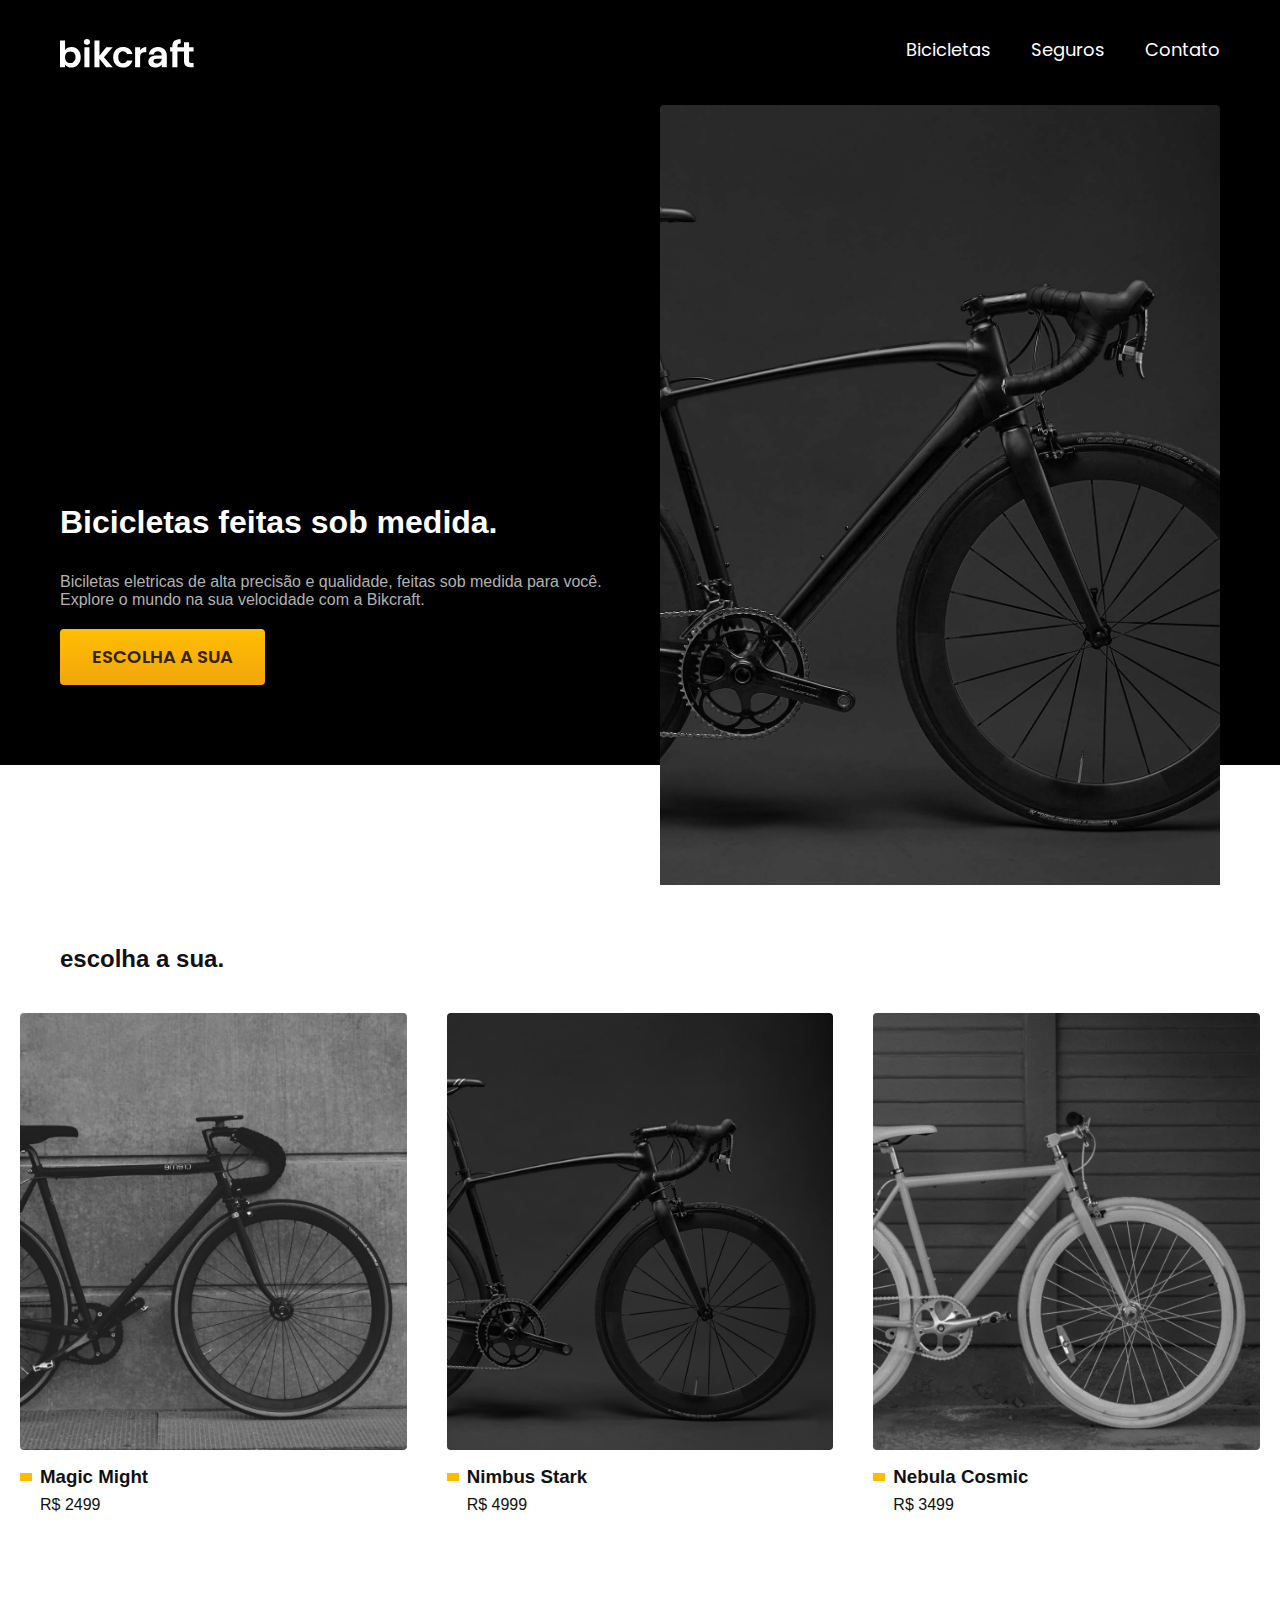
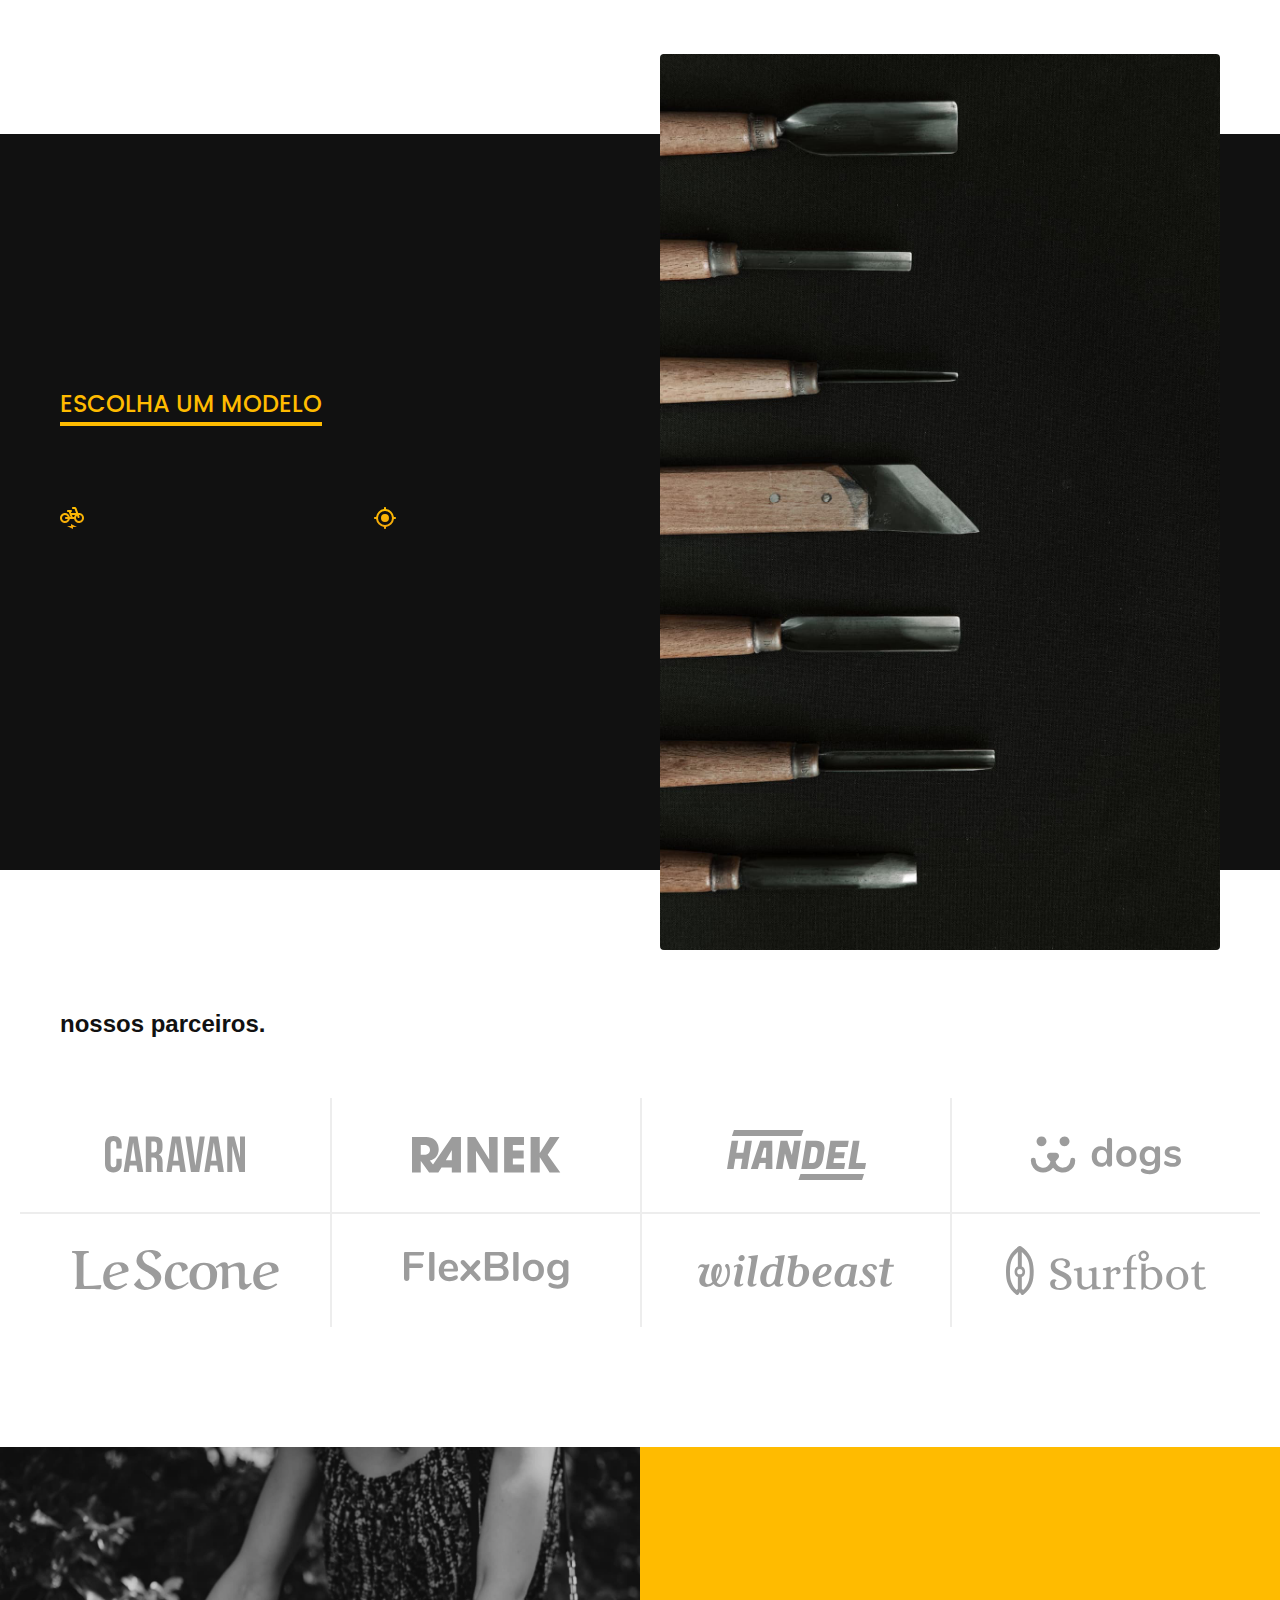
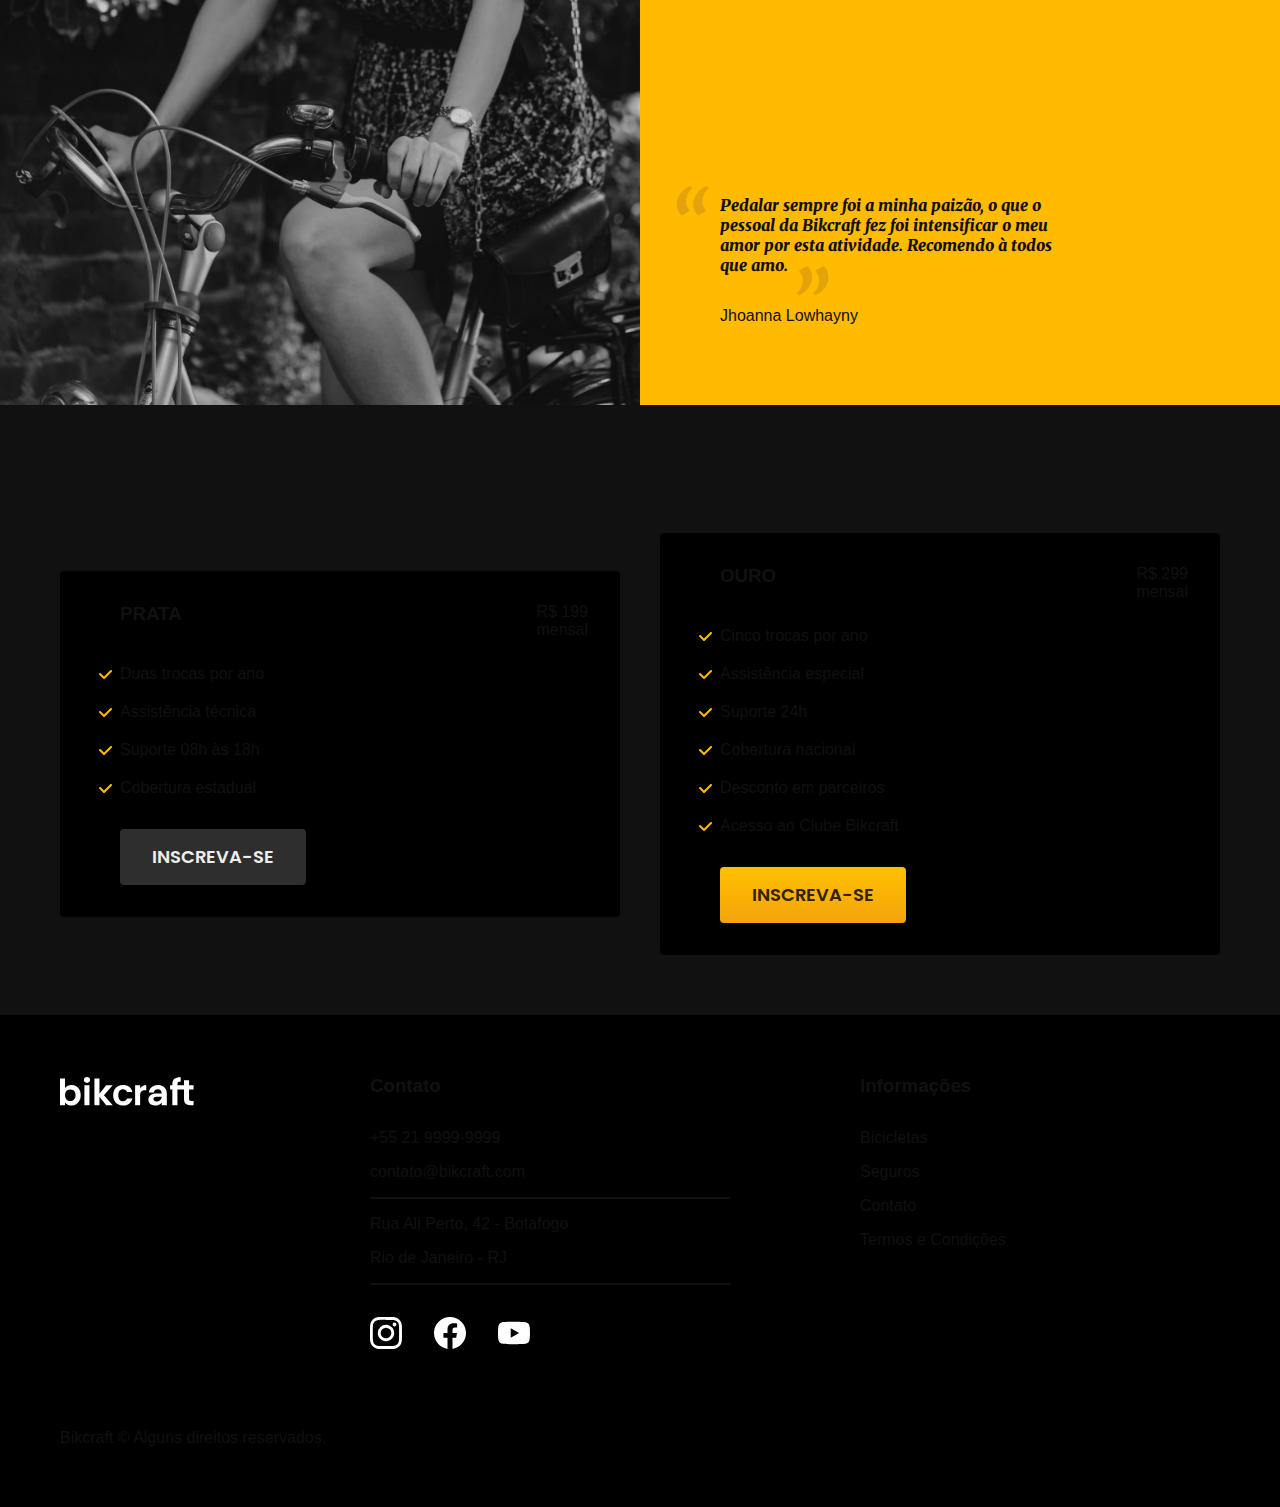
<file: index.html>
<!DOCTYPE html>
<html lang="pt-br">

<head>
  <meta charset="UTF-8">
  <meta name="viewport" content="width=device-width, initial-scale=1.0">

  <title>Bikcraft - Bicicletas Elétricas</title>
  <meta name="description" content="Biciletas elétricas de alta precisão e qualidade, feitas sob medida para o cliente. Explore o mundo na sua velocidade com a Bikcraft.">
  <link rel="stylesheet" href="./css/style.css">


  <link rel="preconnect" href="https://fonts.googleapis.com">
  <link rel="preconnect" href="https://fonts.gstatic.com" crossorigin>
  <link href="https://fonts.googleapis.com/css2?family=Merriweather:ital,wght@1,900&family=Poppins:wght@400;600&family=Roboto:wght@400;500&display=swap" rel="stylesheet">
</head>

<body>
  <header class="header-bg">
    <div class="header container">
      <a href="./">
        <img src="./img/bikcraft.svg" alt="Bikcraft"> </a>
      <nav aria-label="primaria">
        <ul class="header-menu font-1-m cor-0">
          <li><a href="./bicicletas.html">Bicicletas</a></li>
          <li><a href="./seguros.html">Seguros</a></li>
          <li><a href="./contato.html">Contato</a></li>
        </ul>
      </nav>
    </div>
  </header>


  <main class="introducao-bg">
    <div class="introducao container">
      <div class="introducao-conteudo">
        <h1 class="font-1-xxl">Bicicletas feitas sob medida<span class="cor-p1">.</span></h1>
        <p class="font-2-l ">Biciletas eletricas de alta precisão e qualidade, feitas sob medida para você.
          Explore o mundo na sua velocidade com a Bikcraft.</p>
        <a class="botao" href="./bicicletas.html">Escolha a sua</a>
      </div>
      <div>
        <img src="./img/fotos/introducao.jpg" alt="Bicicleta Eletrica Preta">
      </div>

  </main>

  <article class="bicicletas-lista">
    <h2 class="container font-1-xxl">escolha a sua<span class="cor-p1">.</span></h2>
    <ul>
      <li>
        <a href="./bicicletas/magic.html">
          <img src="./img/bicicletas/magic-home.jpg" alt="Bicicleta preta">
          <h3 class="font-1-xl">Magic Might</h3>
          <span class="font-2-m cor-8">R$ 2499</span>
        </a>
      </li>
      <li>
        <a href="./bicicletas/nimbus.html">
          <img src="./img/bicicletas/nimbus-home.jpg" alt="Bicicleta preta">
          <h3 class="font-1-xl">Nimbus Stark</h3>
          <span class="font-2-m cor-8">R$ 4999</span>
        </a>
      </li>
      <li>
        <a href="./bicicletas/nebula.html">
          <img src="./img/bicicletas/nebula-home.jpg" alt="Bicicleta preta">
          <h3 class="font-1-xl">Nebula Cosmic</h3>
          <span class="font-2-m cor-8">R$ 3499</span>
        </a>
      </li>
    </ul>
  </article>

  <article class="tecnologia-bg">
    <div class="tecnologia container">
      <div class="tecnologia-conteudo">
        <span class="font-2-l-b cor-5">Tecnologia Avançada</span>
        <h2 class="font-1-xxl cor-0">você escolhe as suas cores e componentes<span class="cor-p1">.</span></h2>
        <p class="font-2-l cor-5">Cada Bikcraft é unica e possui a sua identidade. As medidas serão exatas para o seu corpo e altura, garantindo maior conforto e ergonomia na sua pedalada. Você pode também personalizar completamente as suas cores.</p>
        <a class="link" href="./bicicletas.html">Escolha um modelo</a>
        <div class="tecnologia-vantagens">
          <div>
            <img src="./img/icones/eletrica.svg" alt="">
            <h3 class="font-1-m cor-0">Motor Elétrico</h3>
            <p class="font-2-s cor-5">Toda Bikcraft é equipada com um motor elétrico que possui duração de até 120h. A bateria é recarregada com a sua energia gasta ao pedalar.</p>
          </div>
          <div>
            <img src="./img/icones/rastreador.svg" alt="">
            <h3 class="font-1-m cor-0">Rastreador</h3>
            <p class="font-2-s cor-5">Sabemos o quão precioso é a sua Bikcraft, por isso adicionamos rastreadores e sistemas anto-furto para garantir o seu sossego.</p>
          </div>
        </div>
      </div>
      <div class="tecnologia-imagem">
        <img src="./img/fotos/tecnologia.jpg" alt="">
      </div>
    </div>
  </article>

  <section class="parceiros" aria-label="Nossos Parceiros">
    <h2 class="container font-1-xxl">nossos parceiros<span class="cor-p1">.</span></h2>
    <ul>
      <li><img src="./img/parceiros/caravan.svg" alt="caravan"></li>
      <li><img src="./img/parceiros/ranek.svg" alt="ranek"></li>
      <li><img src="./img/parceiros/handel.svg" alt="handel"></li>
      <li><img src="./img/parceiros/dogs.svg" alt="dogs"></li>
      <li><img src="./img/parceiros/lescone.svg" alt="lescone"></li>
      <li><img src="./img/parceiros/flexblog.svg" alt="flexblog"></li>
      <li><img src="./img/parceiros/wildbeast.svg" alt="wildbeast"></li>
      <li><img src="./img/parceiros/surfbot.svg" alt="surfbot"></li>
    </ul>
    </div>
  </section>

  <section class="depoimento" aria-label="Depoimento">
    <div>
      <img src="./img/fotos/depoimento.jpg" alt="Pessoa pedalando uma bicicletas Bikcraft">
    </div>
    <div class="depoimento-conteudo">
      <blockquote class="font-1-xl cor-p5">
        <p>Pedalar sempre foi a minha paizão, o que o pessoal da Bikcraft fez foi intensificar o meu amor por esta atividade. Recomendo à todos que amo.</p>
      </blockquote>
      <span class="font-1-m-b cor-p4">Jhoanna Lowhayny</span>
    </div>
  </section>

  <article class="seguros-bg">
    <div class="seguros container">
      <h2 class="font-1-xxl cor-0">seguros<span class="cor-p1">.</span></h2>
      <div class="seguros-item">
        <h3 class="font-1-xl cor-6">PRATA</h3>
        <span class="font-1-xl cor-0">R$ 199 <span class="font-1-xs cor-6">mensal</span></span>
        <ul class="font-2-m cor-0">
          <li>Duas trocas por ano</li>
          <li>Assistência técnica</li>
          <li>Suporte 08h às 18h</li>
          <li>Cobertura estadual</li>
        </ul>
        <a class="botao secundario" href="./orcamento.html">Inscreva-se</a>
      </div>

      <div class="seguros-item">
        <h3 class="font-1-xl cor-p1">OURO</h3>
        <span class="font-1-xl cor-0">R$ 299 <span class="font-1-xs cor-6">mensal</span></span>
        <ul class="font-2-m cor-0">
          <li>Cinco trocas por ano</li>
          <li>Assistência especial</li>
          <li>Suporte 24h</li>
          <li>Cobertura nacional</li>
          <li>Desconto em parceiros</li>
          <li>Acesso ao Clube Bikcraft</li>
        </ul>
        <a class="botao" href="./orcamento.html">Inscreva-se</a>
      </div>
    </div>
  </article>

  <footer class="footer-bg">
    <div class="footer container">
      <img src="./img/bikcraft.svg" alt="Bikcraft">
      <div class="footer-contato">
        <h3 class="font-2-l-b cor-0">Contato</h3>
        <ul class="font-2-m cor-5">
          <li><a href="tel:+552199999999">+55 21 9999-9999</a></li>
          <li><a href="mailto:contato@bikcraft.com">contato@bikcraft.com</a></li>
          <li>Rua Ali Perto, 42 - Botafogo</li>
          <li>Rio de Janeiro - RJ</li>
        </ul>
        <div class="footer-redes">
          <a href="./">
            <img src="./img/redes/instagram.svg" alt="Instagram">
          </a>
          <a href="./">
            <img src="./img/redes/facebook.svg" alt="Facebook">
          </a>
          <a href="./">
            <img src="./img/redes/youtube.svg" alt="Youtube">
          </a>
        </div>
      </div>
      <div class="footer-informacoes">
        <h3 class="font-2-l-b cor-0">Informações</h3>
        <nav>
          <ul class="font-1-m cor-5">
            <li><a href="./bicicletas.html">Bicicletas</a></li>
            <li><a href="./seguros.html">Seguros</a></li>
            <li><a href="./contato.html">Contato</a></li>
            <li><a href="./termos.html">Termos e Condições</a></li>
          </ul>
        </nav>
      </div>
      <p class="footer-copy font-2-m cor-6">Bikcraft © Alguns direitos reservados.</p>
    </div>
  </footer>

</body>

</html>
</file>
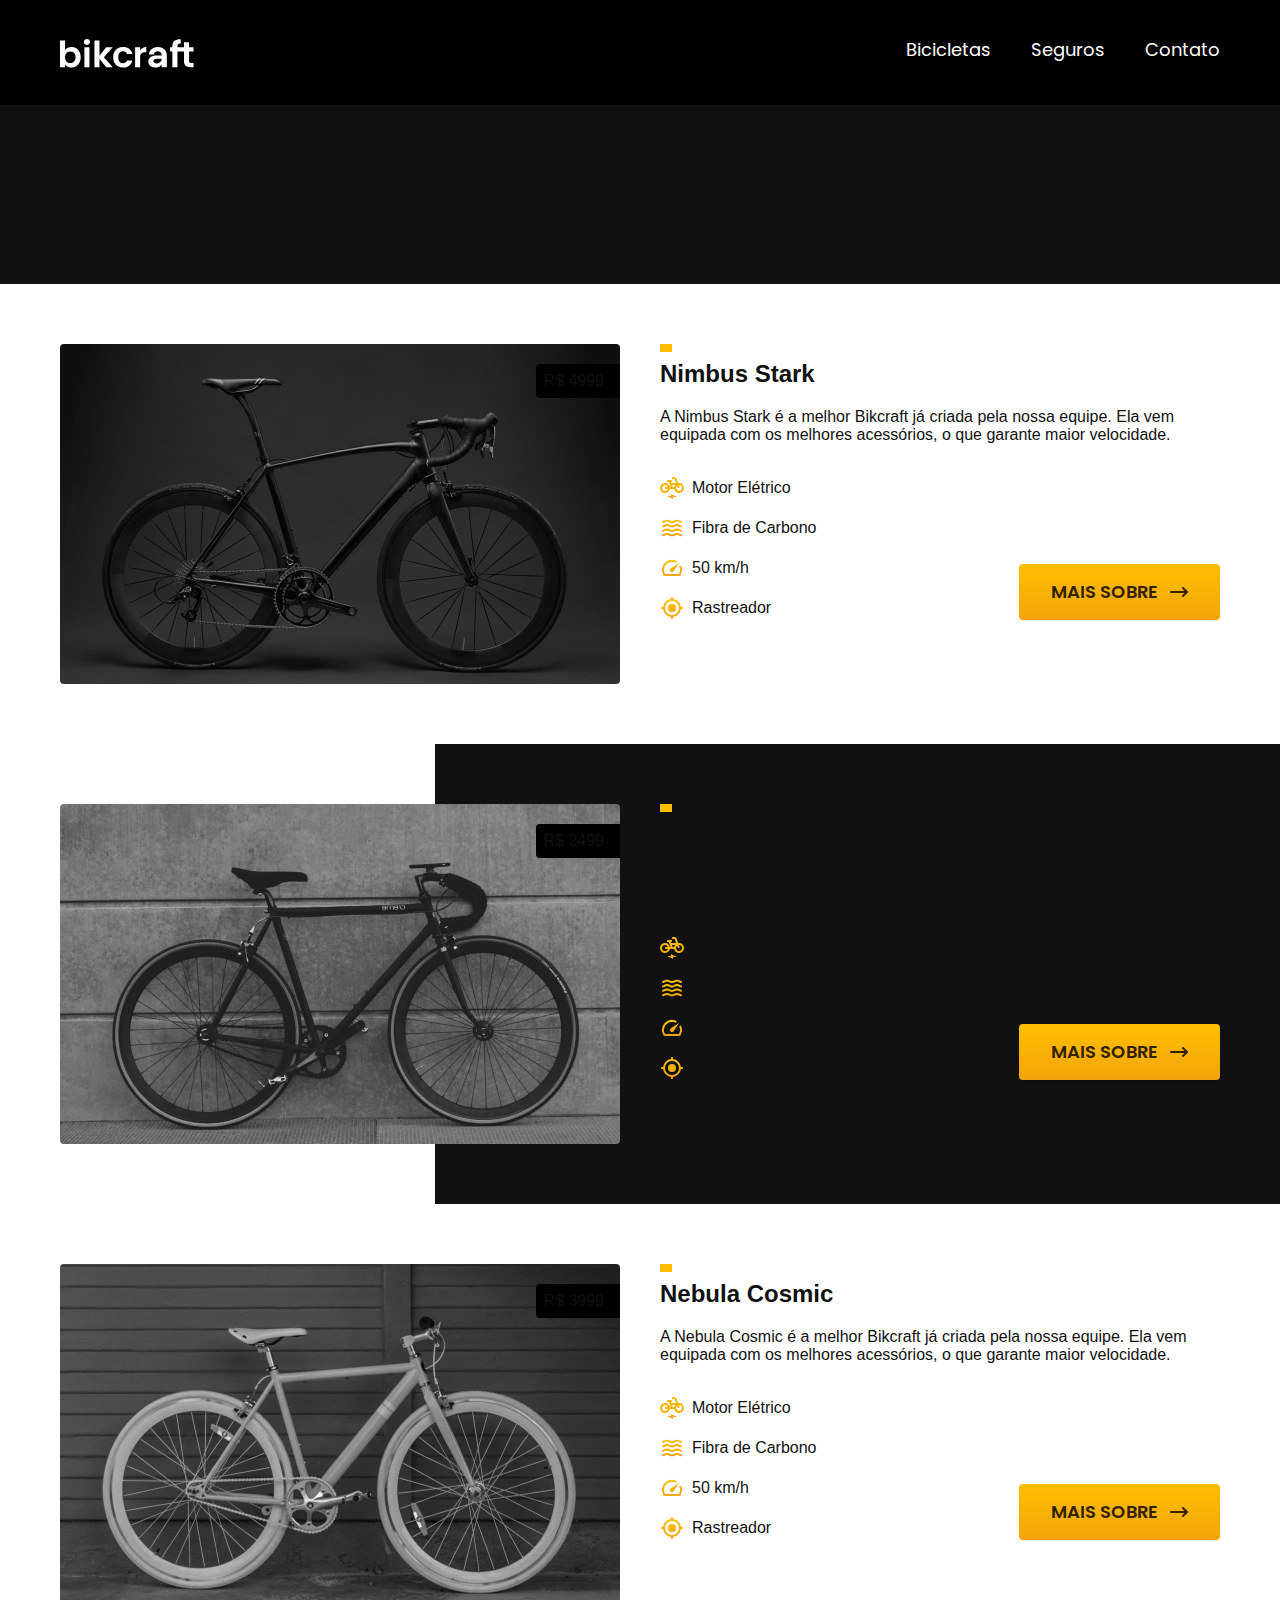
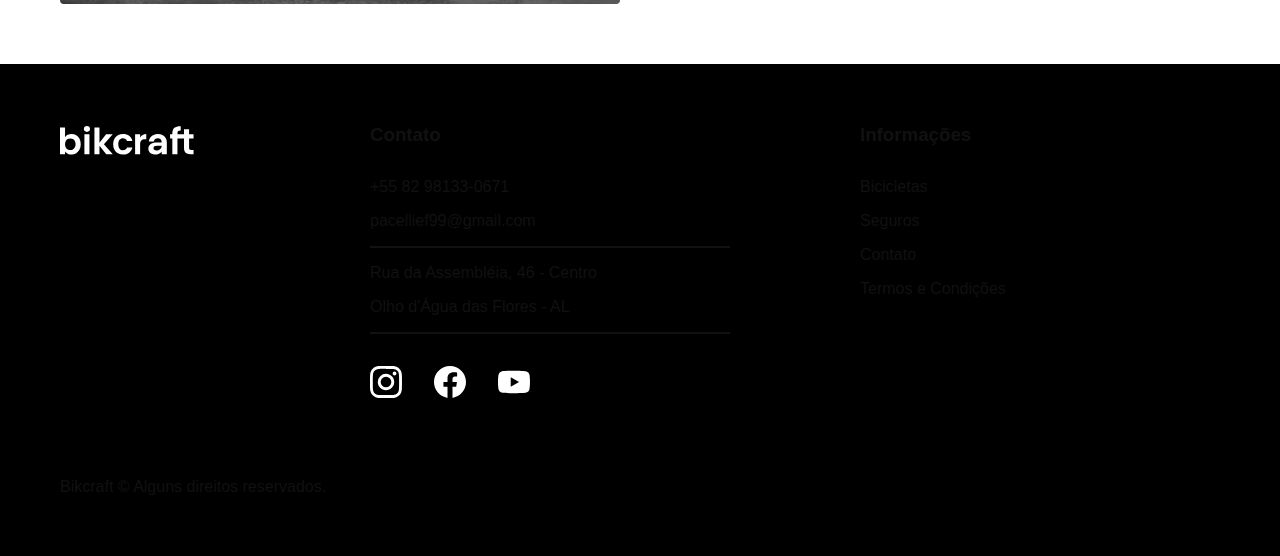
<file: bicicletas.html>
<!DOCTYPE html>
<html lang="pt-br">

<head>
  <meta charset="UTF-8">
  <meta name="viewport" content="width=device-width, initial-scale=1.0">

  <title>Bicicletas | Bikcraft</title>
  <meta name="description" content="Bicicletas">
  <link rel="stylesheet" href="./css/style.css">


  <link rel="preconnect" href="https://fonts.googleapis.com">
  <link rel="preconnect" href="https://fonts.gstatic.com" crossorigin>
  <link href="https://fonts.googleapis.com/css2?family=Merriweather:ital,wght@1,900&family=Poppins:wght@400;600&family=Roboto:wght@400;500&display=swap" rel="stylesheet">
</head>

<body id="bicicletas">
  <header class="header-bg">
    <div class="header container">
      <a href="./">
        <img src="./img/bikcraft.svg" alt="Bikcraft"> </a>
      <nav aria-label="primaria">
        <ul class="header-menu font-1-m cor-0">
          <li><a href="./bicicletas.html">Bicicletas</a></li>
          <li><a href="./seguros.html">Seguros</a></li>
          <li><a href="./contato.html">Contato</a></li>
        </ul>
      </nav>
    </div>
  </header>

  <main>
    <div class="titulo-bg">
      <div class="titulo container">
        <p class="font-2-l-b cor-5">Escolha a melhor para você</p>
        <h1 class="font-1-xxl cor-0">nossas bicicletas<span class="cor-p1">.</span></h1>
      </div>
    </div>


    <div class="bicicletas container">
      <div class="bicicletas-imagem">
        <img src="./img/bicicletas/nimbus.jpg" alt="Bicicleta preta">
        <span class="font-2-m cor-0">R$ 4999</span>
      </div>
      <div class="bicicletas-conteudo">
        <h2 class="font-1-xl">Nimbus Stark</h2>
        <p class="font-2-s cor-8">A Nimbus Stark é a melhor Bikcraft já criada pela nossa equipe. Ela vem equipada com os melhores acessórios, o que garante maior velocidade.</p>
        <ul class="font-1-m cor-8">
          <li>
            <img src="./img/icones/eletrica.svg" alt="">
            Motor Elétrico
          </li>
          <li>
            <img src="./img/icones/carbono.svg" alt="">
            Fibra de Carbono
          </li>
          <li>
            <img src="./img/icones/velocidade.svg" alt="">
            50 km/h
          </li>
          <li>
            <img src="./img/icones/rastreador.svg" alt="">
            Rastreador
          </li>
        </ul>
        <a class="botao seta" href="./bicicletas/nimbus.html">Mais Sobre</a>
      </div>
    </div>

    <div class="bicicletas-bg">
      <div class="bicicletas container">
        <div class="bicicletas-imagem">
          <img src="./img/bicicletas/magic.jpg" alt="Bicicleta preta">
          <span class="font-2-m cor-0">R$ 2499</span>
        </div>
        <div class="bicicletas-conteudo">
          <h2 class="font-1-xl cor-0">Magic Might</h2>
          <p class="font-2-s cor-5">A Magic Might é a melhor Bikcraft já criada pela nossa equipe. Ela vem equipada com os melhores acessórios, o que garante maior velocidade.</p>
          <ul class="font-1-m cor-5">
            <li>
              <img src="./img/icones/eletrica.svg" alt="">
              Motor Elétrico
            </li>
            <li>
              <img src="./img/icones/carbono.svg" alt="">
              Fibra de Carbono
            </li>
            <li>
              <img src="./img/icones/velocidade.svg" alt="">
              45 km/h
            </li>
            <li>
              <img src="./img/icones/rastreador.svg" alt="">
              Rastreador
            </li>
          </ul>
          <a class="botao seta" href="./bicicletas/magic.html">Mais Sobre</a>
        </div>
      </div>
    </div>

    <div class="bicicletas container">
      <div class="bicicletas-imagem">
        <img src="./img/bicicletas/nebula.jpg" alt="Bicicleta preta">
        <span class="font-2-m cor-0">R$ 3999</span>
      </div>
      <div class="bicicletas-conteudo">
        <h2 class="font-1-xl">Nebula Cosmic</h2>
        <p class="font-2-s cor-8">A Nebula Cosmic é a melhor Bikcraft já criada pela nossa equipe. Ela vem equipada com os melhores acessórios, o que garante maior velocidade.</p>
        <ul class="font-1-m cor-8">
          <li>
            <img src="./img/icones/eletrica.svg" alt="">
            Motor Elétrico
          </li>
          <li>
            <img src="./img/icones/carbono.svg" alt="">
            Fibra de Carbono
          </li>
          <li>
            <img src="./img/icones/velocidade.svg" alt="">
            50 km/h
          </li>
          <li>
            <img src="./img/icones/rastreador.svg" alt="">
            Rastreador
          </li>
        </ul>
        <a class="botao seta" href="./bicicletas/nebula.html">Mais Sobre</a>
      </div>
    </div>

  </main>

  <footer class="footer-bg">
    <div class="footer container">
      <img src="./img/bikcraft.svg" alt="Bikcraft">
      <div class="footer-contato">
        <h3 class="font-2-l-b cor-0">Contato</h3>
        <ul class="font-2-m cor-5">
          <li><a href="tel:+5582981330671">+55 82 98133-0671</a></li>
          <li><a href="mailto:pacellief99@gmail.com">pacellief99@gmail.com</a></li>
          <li>Rua da Assembléia, 46 - Centro</li>
          <li>Olho d'Água das Flores - AL</li>
        </ul>
        <div class="footer-redes">
          <a href="./">
            <img src="./img/redes/instagram.svg" alt="Instagram">
          </a>
          <a href="./">
            <img src="./img/redes/facebook.svg" alt="facebook">
          </a>
          <a href="./">
            <img src="./img/redes/youtube.svg" alt="Youtube">
          </a>
        </div>
      </div>
      <div class="footer-informacoes">
        <h3 class="font-2-l-b cor-0">Informações</h3>
        <nav>
          <ul class="font-1-m cor-5">
            <li><a href="./bicicletas.html">Bicicletas</a></li>
            <li><a href="./seguros.html">Seguros</a></li>
            <li><a href="./contato.html">Contato</a></li>
            <li><a href="./termos.html">Termos e Condições</a></li>
          </ul>
        </nav>
      </div>
      <p class="footer-copy font-2-m cor-6">Bikcraft © Alguns direitos reservados.</p>
    </div>
  </footer>

</body>

</html>
</file>
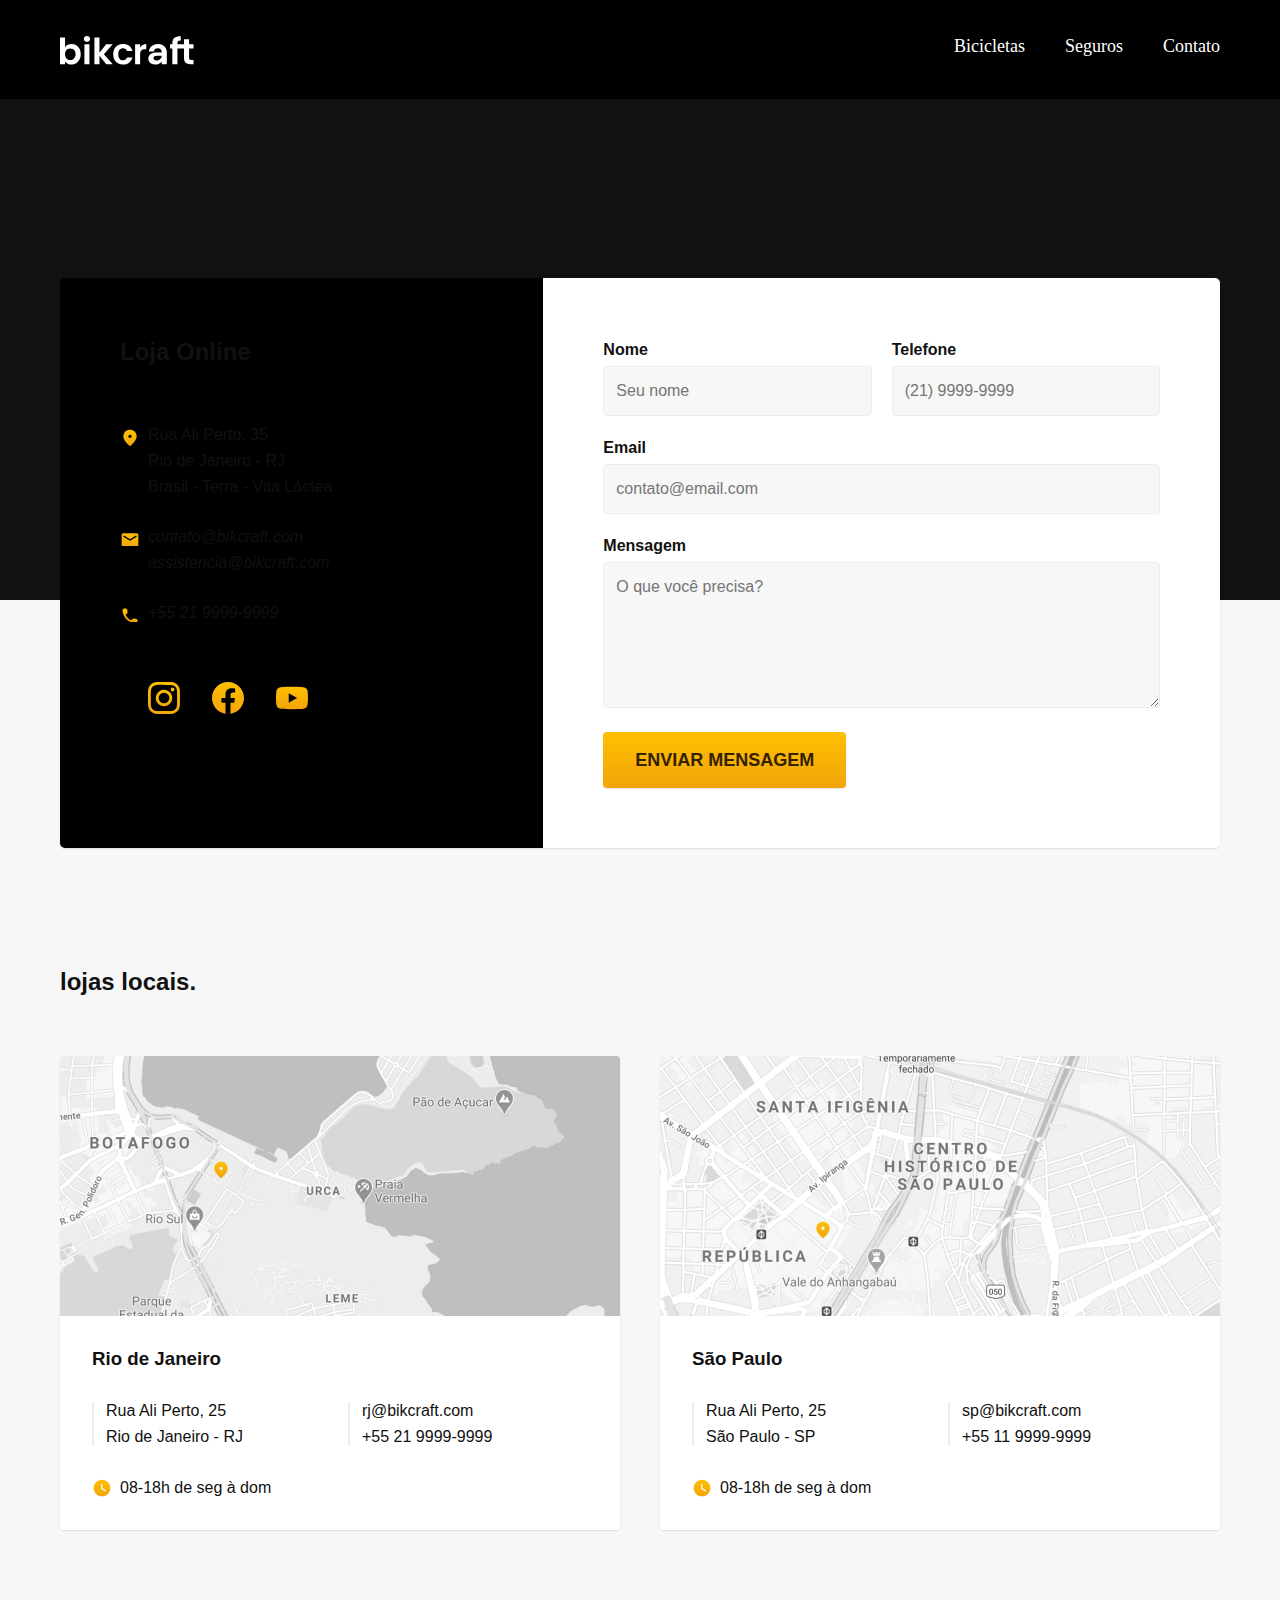
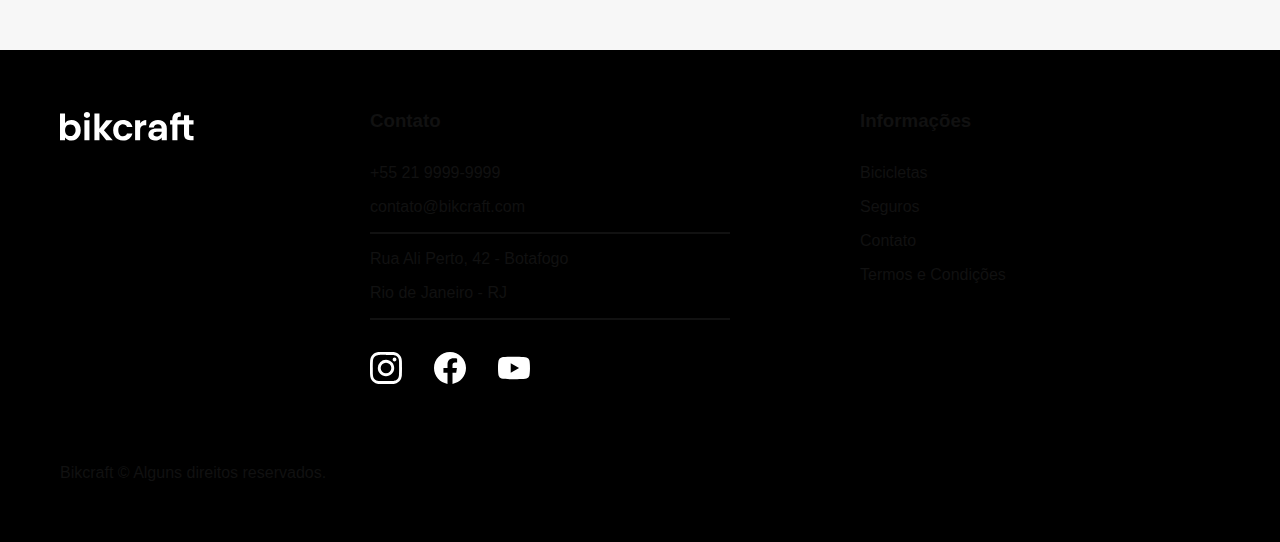
<file: contato.html>
<!DOCTYPE html>
<html lang="pt-br">

<head>
  <meta charset="UTF-8">
  <meta name="viewport" content="width=device-width, initial-scale=1.0">

  <title>Contato | Bikcraft</title>
  <meta name="description" content="Contato.">

  <link rel="stylesheet" href="./css/style.css">
</head>

<body id="contato">
  <header class="header-bg">
    <div class="header container">
      <a href="./">
        <img src="./img/bikcraft.svg" alt="Bikcraft">
      </a>

      <nav aria-label="primaria">
        <ul class="header-menu font-1-m cor-0">
          <li><a href="./bicicletas.html">Bicicletas</a></li>
          <li><a href="./seguros.html">Seguros</a></li>
          <li><a href="./contato.html">Contato</a></li>
        </ul>
      </nav>
    </div>
  </header>

  <main>
    <div class="titulo-bg">
      <div class="titulo container">
        <p class="font-2-l-b cor-5">Respostas em até 24h</p>
        <h1 class="font-1-xxl cor-0">nosso contato<span class="cor-p1">.</span></h1>
      </div>
    </div>

    <div class="contato container">
      <section class="contato-dados" aria-label="Endereço">
        <h2 class="font-1-m cor-0">Loja Online</h2>
        <div class="contato-endereco font-2-s cor-4">
          <p>Rua Ali Perto, 35</p>
          <p>Rio de Janeiro - RJ</p>
          <p>Brasil - Terra - Vita Láctea</p>
        </div>
        <address class="contato-meios font-2-s cor-4">
          <a href="mailto:contato@bikcraft.com">contato@bikcraft.com</a>
          <a href="mailto:assistencia@bikcraft.com">assistencia@bikcraft.com</a>
          <a href="tel:+552199999999">+55 21 9999-9999</a>
        </address>
        <div class="contato-redes">
          <a href="./">
            <img src="./img/redes/instagram-p.svg" alt="Instagram">
          </a>
          <a href="./">
            <img src="./img/redes/facebook-p.svg" alt="Facebook">
          </a>
          <a href="./">
            <img src="./img/redes/youtube-p.svg" alt="Youtube">
          </a>
        </div>
      </section>
      <section class="contato-formulario" aria-label="Formulário">
        <form class="form" action="./contato.html">
          <div>
            <label for="nome">Nome</label>
            <input type="text" id="nome" name="nome" placeholder="Seu nome">
          </div>
          <div>
            <label for="telefone">Telefone</label>
            <input type="text" id="telefone" name="telefone" placeholder="(21) 9999-9999">
          </div>
          <div class="col-2">
            <label for="email">Email</label>
            <input type="email" id="email" name="email" placeholder="contato@email.com">
          </div>
          <div class="col-2">
            <label for="mensagem">Mensagem</label>
            <textarea rows="5" id="mensagem" name="mensagem" placeholder="O que você precisa?"></textarea>
          </div>
          <button class="botao col-2">Enviar Mensagem</button>
        </form>
      </section>
    </div>
  </main>

  <article class="lojas container">
    <h2 class="font-1-xxl">lojas locais<span class="cor-p1">.</span></h2>
    <div class="lojas-item">
      <img src="./img/lojas/rj.jpg" alt="mapa marcando o endereço em Rua Ali Perto, 25 - Rio de Janeiro - RJ">
      <div class="lojas-conteudo">
        <h3 class="font-1-xl">Rio de Janeiro</h3>
        <div class="lojas-dados font-2-s cor-8">
          <p>Rua Ali Perto, 25</p>
          <p>Rio de Janeiro - RJ</p>
        </div>
        <div class="lojas-dados font-2-s cor-8">
          <a href="mailto:rj@bikcraft.com">rj@bikcraft.com</a>
          <a href="tel:+552199999999">+55 21 9999-9999</a>
        </div>
        <p class="lojas-tempo font-1-s"><img src="./img/icones/horario.svg" alt="">08-18h de seg à dom</p>
      </div>
    </div>

    <div class="lojas-item">
      <img src="./img/lojas/sp.jpg" alt="mapa marcando o endereço em Rua Ali Perto, 25 - São Paulo - SP">
      <div class="lojas-conteudo">
        <h3 class="font-1-xl">São Paulo</h3>
        <div class="lojas-dados font-2-s cor-8">
          <p>Rua Ali Perto, 25</p>
          <p>São Paulo - SP</p>
        </div>
        <div class="lojas-dados font-2-s cor-8">
          <a href="mailto:sp@bikcraft.com">sp@bikcraft.com</a>
          <a href="tel:+551199999999">+55 11 9999-9999</a>
        </div>
        <p class="lojas-tempo font-1-s"><img src="./img/icones/horario.svg" alt="">08-18h de seg à dom</p>
      </div>
    </div>
  </article>

  <footer class="footer-bg">
    <div class="footer container">
      <img src="./img/bikcraft.svg" alt="Bikcraft">
      <div class="footer-contato">
        <h3 class="font-2-l-b cor-0">Contato</h3>
        <ul class="font-2-m cor-5">
          <li><a href="tel:+552199999999">+55 21 9999-9999</a></li>
          <li><a href="mailto:contato@bikcraft.com">contato@bikcraft.com</a></li>
          <li>Rua Ali Perto, 42 - Botafogo</li>
          <li>Rio de Janeiro - RJ</li>
        </ul>
        <div class="footer-redes">
          <a href="./">
            <img src="./img/redes/instagram.svg" alt="Instagram">
          </a>
          <a href="./">
            <img src="./img/redes/facebook.svg" alt="Facebook">
          </a>
          <a href="./">
            <img src="./img/redes/youtube.svg" alt="Youtube">
          </a>
        </div>
      </div>
      <div class="footer-informacoes">
        <h3 class="font-2-l-b cor-0">Informações</h3>
        <nav>
          <ul class="font-1-m cor-5">
            <li><a href="./bicicletas.html">Bicicletas</a></li>
            <li><a href="./seguros.html">Seguros</a></li>
            <li><a href="./contato.html">Contato</a></li>
            <li><a href="./termos.html">Termos e Condições</a></li>
          </ul>
        </nav>
      </div>
      <p class="footer-copy font-2-m cor-6">Bikcraft © Alguns direitos reservados.</p>
    </div>
  </footer>
</body>

</html>
</file>
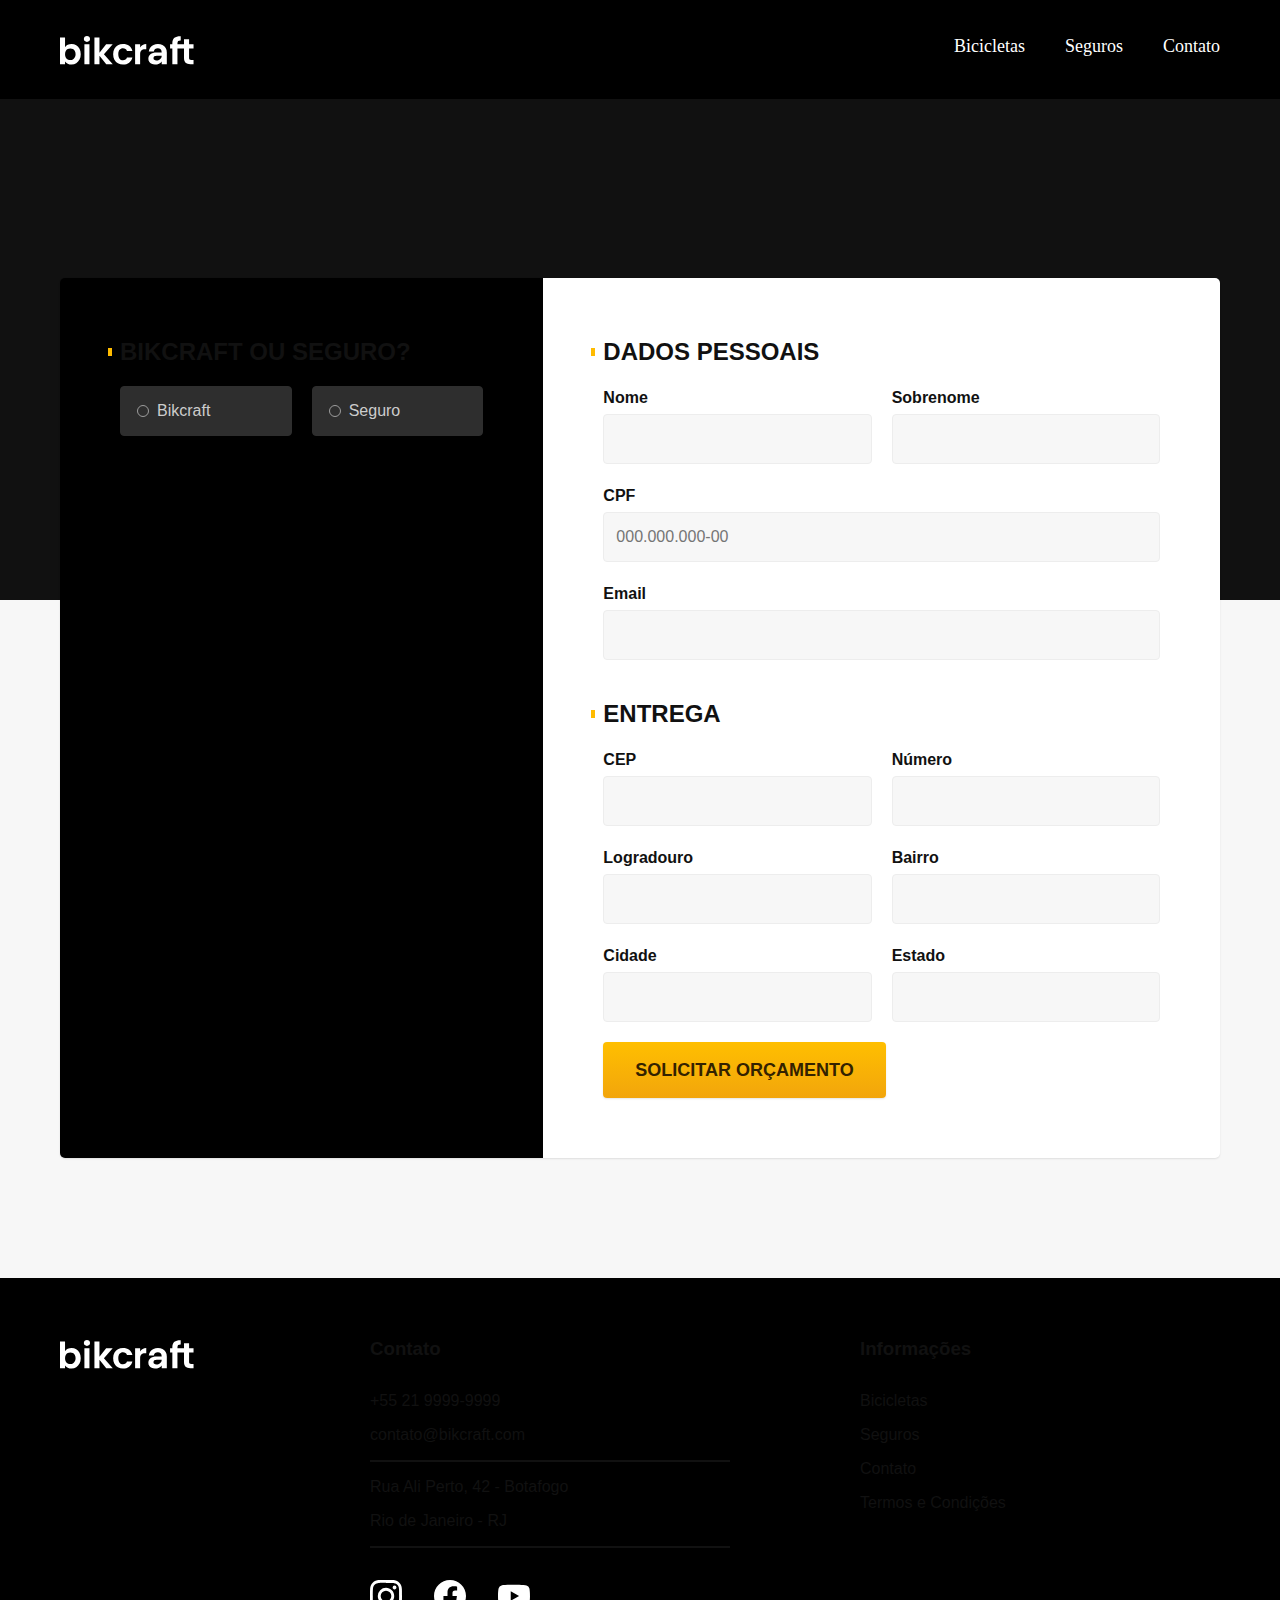
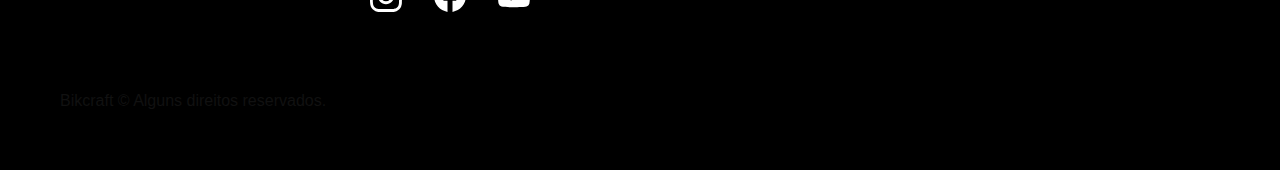
<file: orcamento.html>
<!DOCTYPE html>
<html lang="pt-br">

<head>
  <meta charset="UTF-8">
  <meta name="viewport" content="width=device-width, initial-scale=1.0">

  <title>Orçamento | Bikcraft</title>
  <meta name="description" content="Orçamento.">

  <link rel="stylesheet" href="./css/style.css">
</head>

<body id="orcamento">
  <header class="header-bg">
    <div class="header container">
      <a href="./">
        <img src="./img/bikcraft.svg" alt="Bikcraft">
      </a>

      <nav aria-label="primaria">
        <ul class="header-menu font-1-m cor-0">
          <li><a href="./bicicletas.html">Bicicletas</a></li>
          <li><a href="./seguros.html">Seguros</a></li>
          <li><a href="./contato.html">Contato</a></li>
        </ul>
      </nav>
    </div>
  </header>

  <main>
    <div class="titulo-bg">
      <div class="titulo container">
        <p class="font-2-l-b cor-5">Cotações no seu email</p>
        <h1 class="font-1-xxl cor-0">solicite um orçamento<span class="cor-p1">.</span></h1>
      </div>
    </div>

    <form class="orcamento container" action="./orcamento.html">
      <div class="orcamento-produto">
        <h2 class="font-1-xs cor-5">Bikcraft ou Seguro?</h2>

        <input type="radio" name="tipo" value="bikcraft" id="bikcraft">
        <label for="bikcraft">Bikcraft</label>

        <input type="radio" name="tipo" value="seguro" id="seguro">
        <label for="seguro">Seguro</label>

        <div class="orcamento-conteudo" id="orcamento-bikcraft">
          <h2 class="font-1-xs cor-5">Escolha a sua</h2>

          <input type="radio" name="produto" value="nimbus" id="nimbus">
          <label for="nimbus">Nimbus Stark <span>R$ 4999</span></label>
          <div class="orcamento-detalhes">
            <ul class="font-1-xs cor-8">
              <li><img src="./img/icones/eletrica.svg" alt=""> Motor Elétrico</li>
              <li><img src="./img/icones/carbono.svg" alt=""> Fibra de Carbono</li>
              <li><img src="./img/icones/velocidade.svg" alt=""> 50 km/h</li>
              <li><img src="./img/icones/rastreador.svg" alt=""> Rastreador</li>
            </ul>
            <img src="./img/bicicletas/nimbus.jpg" alt="Bicicleta preta">
          </div>

          <input type="radio" name="produto" value="magic" id="magic">
          <label for="magic">Magic Might <span>R$ 2499</span></label>
          <div class="orcamento-detalhes">
            <ul class="font-1-xs cor-8">
              <li><img src="./img/icones/eletrica.svg" alt=""> Motor Elétrico</li>
              <li><img src="./img/icones/carbono.svg" alt=""> Fibra de Carbono</li>
              <li><img src="./img/icones/velocidade.svg" alt=""> 45 km/h</li>
              <li><img src="./img/icones/rastreador.svg" alt=""> Rastreador</li>
            </ul>
            <img src="./img/bicicletas/magic.jpg" alt="Bicicleta preta">
          </div>

          <input type="radio" name="produto" value="nebula" id="nebula">
          <label for="nebula">Nebula Cosmic <span>R$ 3999</span></label>
          <div class="orcamento-detalhes">
            <ul class="font-1-xs cor-8">
              <li><img src="./img/icones/eletrica.svg" alt=""> Motor Elétrico</li>
              <li><img src="./img/icones/carbono.svg" alt=""> Fibra de Carbono</li>
              <li><img src="./img/icones/velocidade.svg" alt=""> 40 km/h</li>
              <li><img src="./img/icones/rastreador.svg" alt=""> Rastreador</li>
            </ul>
            <img src="./img/bicicletas/nebula.jpg" alt="Bicicleta branca">
          </div>

        </div>

        <div class="orcamento-conteudo" id="orcamento-seguro">
          <h2 class="font-1-xs cor-5">Escolha o plano</h2>

          <input type="radio" name="produto" value="prata" id="prata">
          <label for="prata">Prata <span>R$ 199</span></label>

          <input type="radio" name="produto" value="ouro" id="ouro">
          <label for="ouro">Ouro <span>R$ 299</span></label>
        </div>
      </div>
      <div class="orcamento-dados form">
        <h2 class="font-1-xs cor-9 col-2">dados pessoais</h2>
        <div>
          <label for="nome">Nome</label>
          <input type="text" id="nome" name="nome">
        </div>
        <div>
          <label for="sobrenome">Sobrenome</label>
          <input type="text" id="sobrenome" name="sobrenome">
        </div>
        <div class="col-2">
          <label for="cpf">CPF</label>
          <input type="text" id="cpf" name="cpf" placeholder="000.000.000-00">
        </div>
        <div class="col-2">
          <label for="email">Email</label>
          <input type="email" id="email" name="email">
        </div>
        <h2 class="font-1-xs cor-9 col-2">entrega</h2>
        <div>
          <label for="cep">CEP</label>
          <input type="text" id="cep" name="cep">
        </div>
        <div>
          <label for="numero">Número</label>
          <input type="text" id="numero" name="numero">
        </div>
        <div>
          <label for="logradouro">Logradouro</label>
          <input type="text" id="logradouro" name="logradouro">
        </div>
        <div>
          <label for="bairro">Bairro</label>
          <input type="text" id="bairro" name="bairro">
        </div>
        <div>
          <label for="cidade">Cidade</label>
          <input type="text" id="cidade" name="cidade">
        </div>
        <div>
          <label for="estado">Estado</label>
          <input type="text" id="estado" name="estado">
        </div>
        <button class="botao col-2">Solicitar Orçamento</button>
      </div>
    </form>
  </main>

  <footer class="footer-bg">
    <div class="footer container">
      <img src="./img/bikcraft.svg" alt="Bikcraft">
      <div class="footer-contato">
        <h3 class="font-2-l-b cor-0">Contato</h3>
        <ul class="font-2-m cor-5">
          <li><a href="tel:+552199999999">+55 21 9999-9999</a></li>
          <li><a href="mailto:contato@bikcraft.com">contato@bikcraft.com</a></li>
          <li>Rua Ali Perto, 42 - Botafogo</li>
          <li>Rio de Janeiro - RJ</li>
        </ul>
        <div class="footer-redes">
          <a href="./">
            <img src="./img/redes/instagram.svg" alt="Instagram">
          </a>
          <a href="./">
            <img src="./img/redes/facebook.svg" alt="Facebook">
          </a>
          <a href="./">
            <img src="./img/redes/youtube.svg" alt="Youtube">
          </a>
        </div>
      </div>
      <div class="footer-informacoes">
        <h3 class="font-2-l-b cor-0">Informações</h3>
        <nav>
          <ul class="font-1-m cor-5">
            <li><a href="./bicicletas.html">Bicicletas</a></li>
            <li><a href="./seguros.html">Seguros</a></li>
            <li><a href="./contato.html">Contato</a></li>
            <li><a href="./termos.html">Termos e Condições</a></li>
          </ul>
        </nav>
      </div>
      <p class="footer-copy font-2-m cor-6">Bikcraft © Alguns direitos reservados.</p>
    </div>
  </footer>
</body>

</html>
</file>
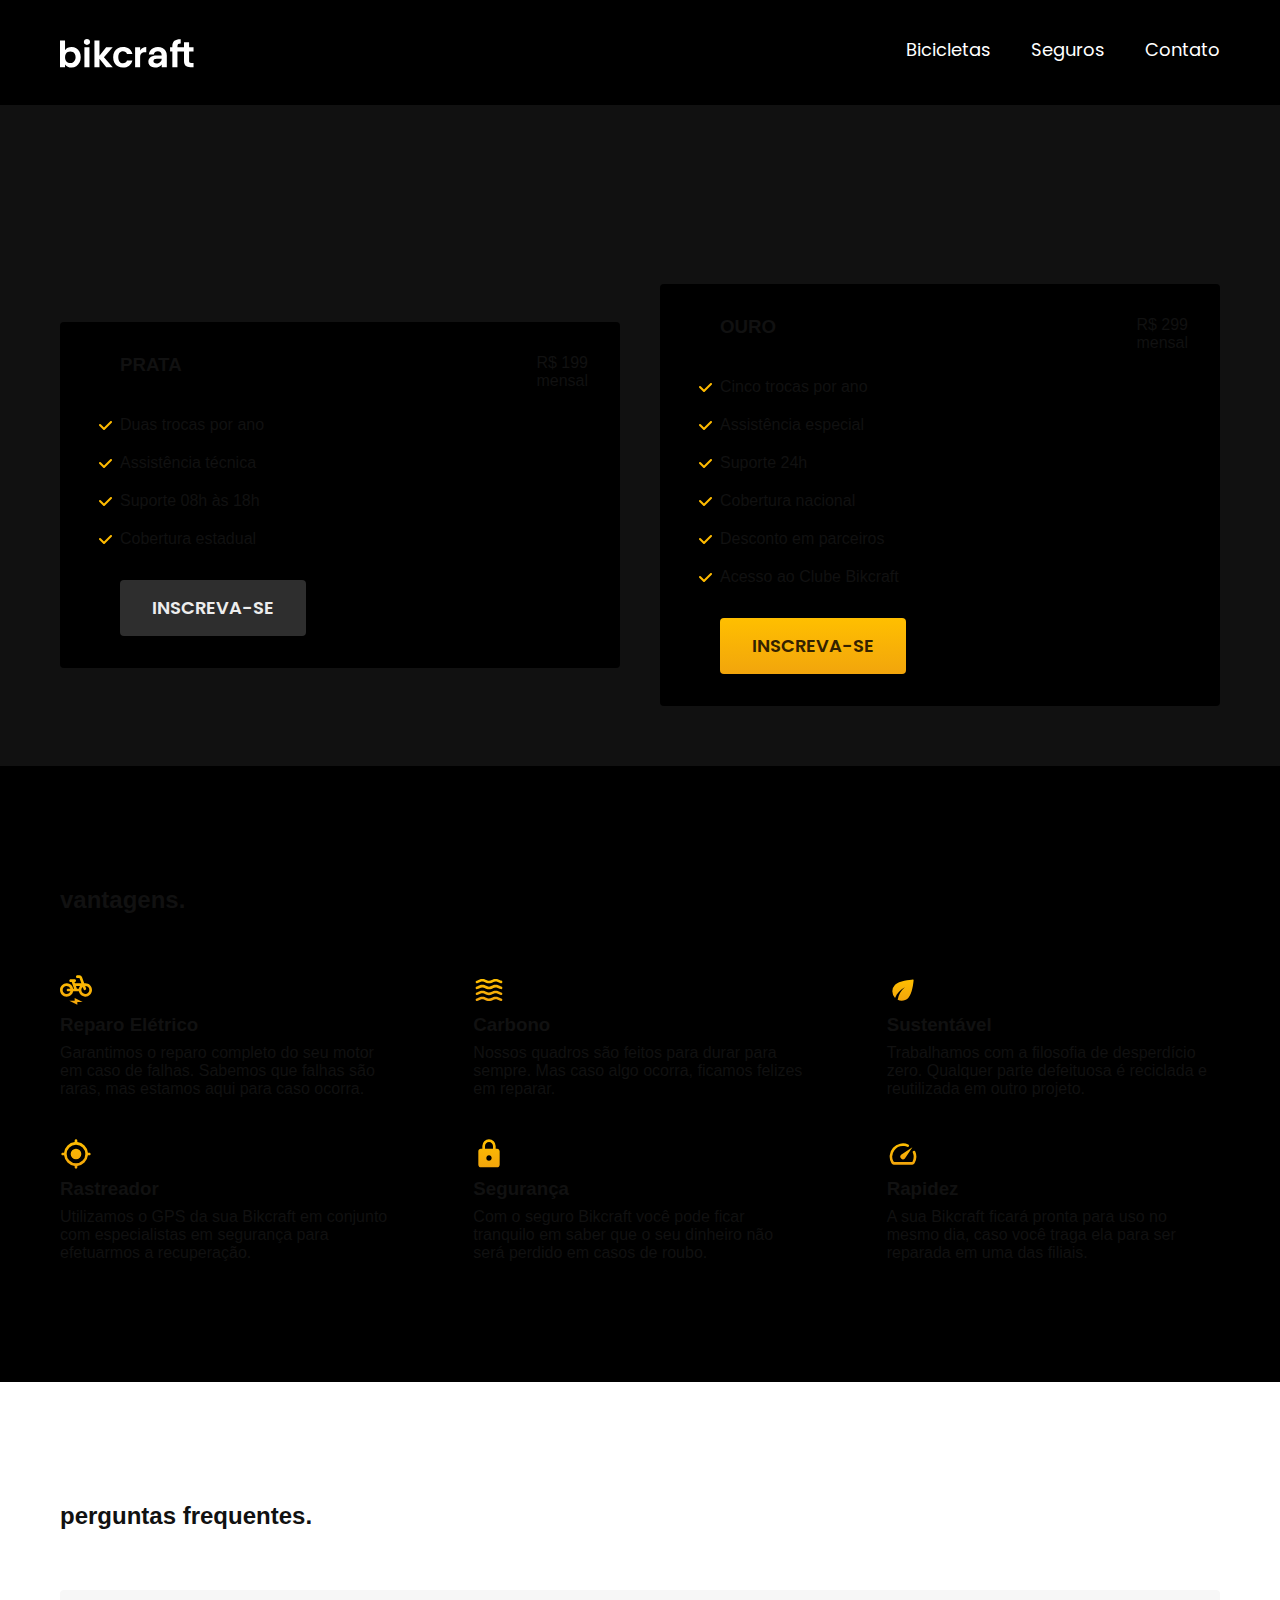
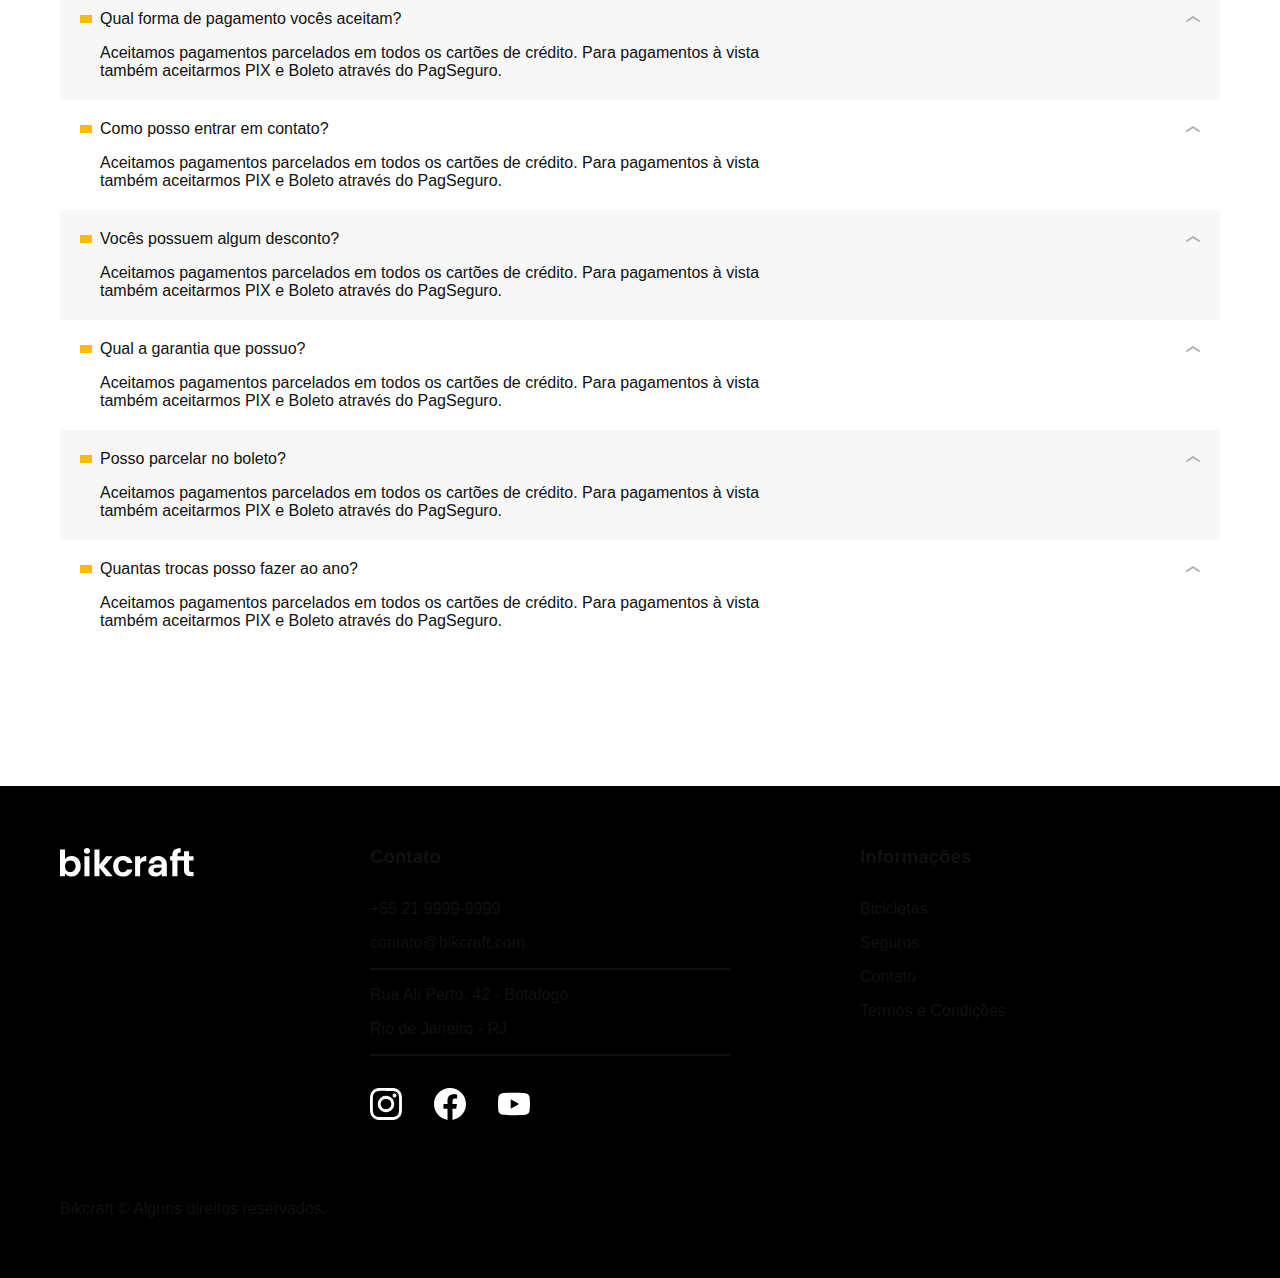
<file: seguros.html>
<!DOCTYPE html>
<html lang="pt-br">

<head>
  <meta charset="UTF-8">
  <meta name="viewport" content="width=device-width, initial-scale=1.0">

  <title>Seguros | Bikcraft</title>
  <meta name="description" content="Seguros.">

  <link rel="stylesheet" href="./css/style.css">
  
  <link rel="preconnect" href="https://fonts.googleapis.com">
  <link rel="preconnect" href="https://fonts.gstatic.com" crossorigin>
  <link href="https://fonts.googleapis.com/css2?family=Merriweather:ital,wght@1,900&family=Poppins:wght@400;600&family=Roboto:wght@400;500&display=swap" rel="stylesheet">
</head>

<body id="seguros">
  <header class="header-bg">
    <div class="header container">
      <a href="./">
        <img src="./img/bikcraft.svg" alt="Bikcraft">
      </a>

      <nav aria-label="primaria">
        <ul class="header-menu font-1-m cor-0">
          <li><a href="./bicicletas.html">Bicicletas</a></li>
          <li><a href="./seguros.html">Seguros</a></li>
          <li><a href="./contato.html">Contato</a></li>
        </ul>
      </nav>
    </div>
  </header>

  <main class="seguros-bg">
    <div class="titulo-bg">
      <div class="titulo container">
        <p class="font-2-l-b cor-5">Escolha o seguro</p>
        <h1 class="font-1-xxl cor-0">você seguro<span class="cor-p1">.</span></h1>
      </div>
    </div>

    <div class="seguros container">

      <div class="seguros-item">
        <h3 class="font-1-xl cor-6">PRATA</h3>
        <span class="font-1-xl cor-0">R$ 199 <span class="font-1-xs cor-6">mensal</span></span>
        <ul class="font-2-m cor-0">
          <li>Duas trocas por ano</li>
          <li>Assistência técnica</li>
          <li>Suporte 08h às 18h</li>
          <li>Cobertura estadual</li>
        </ul>
        <a class="botao secundario" href="./orcamento.html">Inscreva-se</a> 
      </div>

      <div class="seguros-item">
        <h3 class="font-1-xl cor-p1">OURO</h3>
        <span class="font-1-xl cor-0">R$ 299 <span class="font-1-xs cor-6">mensal</span></span>
        <ul class="font-2-m cor-0">
          <li>Cinco trocas por ano</li>
          <li>Assistência especial</li>
          <li>Suporte 24h</li>
          <li>Cobertura nacional</li>
          <li>Desconto em parceiros</li>
          <li>Acesso ao Clube Bikcraft</li>
        </ul>
        <a class="botao" href="./orcamento.html">Inscreva-se</a>
      </div>
    </div>
  </main>

  <article class="vantagens-bg">
    <div class="vantagens container">
      <h2 class="font-1-xxl cor-0">vantagens<span class="cor-p1">.</span></h2>
      <ul>
        <li>
          <img src="./img/icones/eletrica.svg" alt="">
          <h3 class="font-1-l cor-0">Reparo Elétrico</h3>
          <p class="font-2-s cor-5">Garantimos o reparo completo do seu motor em caso de falhas. Sabemos que falhas são raras, mas estamos aqui para caso ocorra.</p>
        </li>
        <li>
          <img src="./img/icones/carbono.svg" alt="">
          <h3 class="font-1-l cor-0">Carbono</h3>
          <p class="font-2-s cor-5">Nossos quadros são feitos para durar para sempre. Mas caso algo ocorra, ficamos felizes em reparar.</p>
        </li>
        <li>
          <img src="./img/icones/sustentavel.svg" alt="">
          <h3 class="font-1-l cor-0">Sustentável</h3>
          <p class="font-2-s cor-5">Trabalhamos com a filosofia de desperdício zero. Qualquer parte defeituosa é reciclada e reutilizada em outro projeto.</p>
        </li>
        <li>
          <img src="./img/icones/rastreador.svg" alt="">
          <h3 class="font-1-l cor-0">Rastreador</h3>
          <p class="font-2-s cor-5">Utilizamos o GPS da sua Bikcraft em conjunto com especialistas em segurança para efetuarmos a recuperação.</p>
        </li>
        <li>
          <img src="./img/icones/seguro.svg" alt="">
          <h3 class="font-1-l cor-0">Segurança</h3>
          <p class="font-2-s cor-5">Com o seguro Bikcraft você pode ficar tranquilo em saber que o seu dinheiro não será perdido em casos de roubo.</p>
        </li>
        <li>
          <img src="./img/icones/velocidade.svg" alt="">
          <h3 class="font-1-l cor-0">Rapidez</h3>
          <p class="font-2-s cor-5">A sua Bikcraft ficará pronta para uso no mesmo dia, caso você traga ela para ser reparada em uma das filiais.</p>
        </li>
      </ul>
    </div>
  </article>

  <article class="perguntas container">
    <h2 class="font-1-xxl">perguntas frequentes<span class="cor-p1">.</span></h2>

    <dl>
      <div>
        <dt class="font-1-m-b">Qual forma de pagamento vocês aceitam?</dt>
        <dd class="font-2-s cor-9">Aceitamos pagamentos parcelados em todos os cartões de crédito. Para pagamentos à vista também aceitarmos PIX e Boleto através do PagSeguro.</dd>
      </div>
      <div>
        <dt class="font-1-m-b">Como posso entrar em contato?</dt>
        <dd class="font-2-s cor-9">Aceitamos pagamentos parcelados em todos os cartões de crédito. Para pagamentos à vista também aceitarmos PIX e Boleto através do PagSeguro.</dd>
      </div>
      <div>
        <dt class="font-1-m-b">Vocês possuem algum desconto?</dt>
        <dd class="font-2-s cor-9">Aceitamos pagamentos parcelados em todos os cartões de crédito. Para pagamentos à vista também aceitarmos PIX e Boleto através do PagSeguro.</dd>
      </div>
      <div>
        <dt class="font-1-m-b">Qual a garantia que possuo?</dt>
        <dd class="font-2-s cor-9">Aceitamos pagamentos parcelados em todos os cartões de crédito. Para pagamentos à vista também aceitarmos PIX e Boleto através do PagSeguro.</dd>
      </div>
      <div>
        <dt class="font-1-m-b">Posso parcelar no boleto?</dt>
        <dd class="font-2-s cor-9">Aceitamos pagamentos parcelados em todos os cartões de crédito. Para pagamentos à vista também aceitarmos PIX e Boleto através do PagSeguro.</dd>
      </div>
      <div>
        <dt class="font-1-m-b">Quantas trocas posso fazer ao ano?</dt>
        <dd class="font-2-s cor-9">Aceitamos pagamentos parcelados em todos os cartões de crédito. Para pagamentos à vista também aceitarmos PIX e Boleto através do PagSeguro.</dd>
      </div>
    </dl>
  </article>

  <footer class="footer-bg">
    <div class="footer container">
      <img src="./img/bikcraft.svg" alt="Bikcraft">
      <div class="footer-contato">
        <h3 class="font-2-l-b cor-0">Contato</h3>
        <ul class="font-2-m cor-5">
          <li><a href="tel:+552199999999">+55 21 9999-9999</a></li>
          <li><a href="mailto:contato@bikcraft.com">contato@bikcraft.com</a></li>
          <li>Rua Ali Perto, 42 - Botafogo</li>
          <li>Rio de Janeiro - RJ</li>
        </ul>
        <div class="footer-redes">
          <a href="./">
            <img src="./img/redes/instagram.svg" alt="Instagram">
          </a>
          <a href="./">
            <img src="./img/redes/facebook.svg" alt="Facebook">
          </a>
          <a href="./">
            <img src="./img/redes/youtube.svg" alt="Youtube">
          </a>
        </div>
      </div>
      <div class="footer-informacoes">
        <h3 class="font-2-l-b cor-0">Informações</h3>
        <nav>
          <ul class="font-1-m cor-5">
            <li><a href="./bicicletas.html">Bicicletas</a></li>
            <li><a href="./seguros.html">Seguros</a></li>
            <li><a href="./contato.html">Contato</a></li>
            <li><a href="./termos.html">Termos e Condições</a></li>
          </ul>
        </nav>
      </div>
      <p class="footer-copy font-2-m cor-6">Bikcraft © Alguns direitos reservados.</p>
    </div>
  </footer>
</body>

</html>
</file>
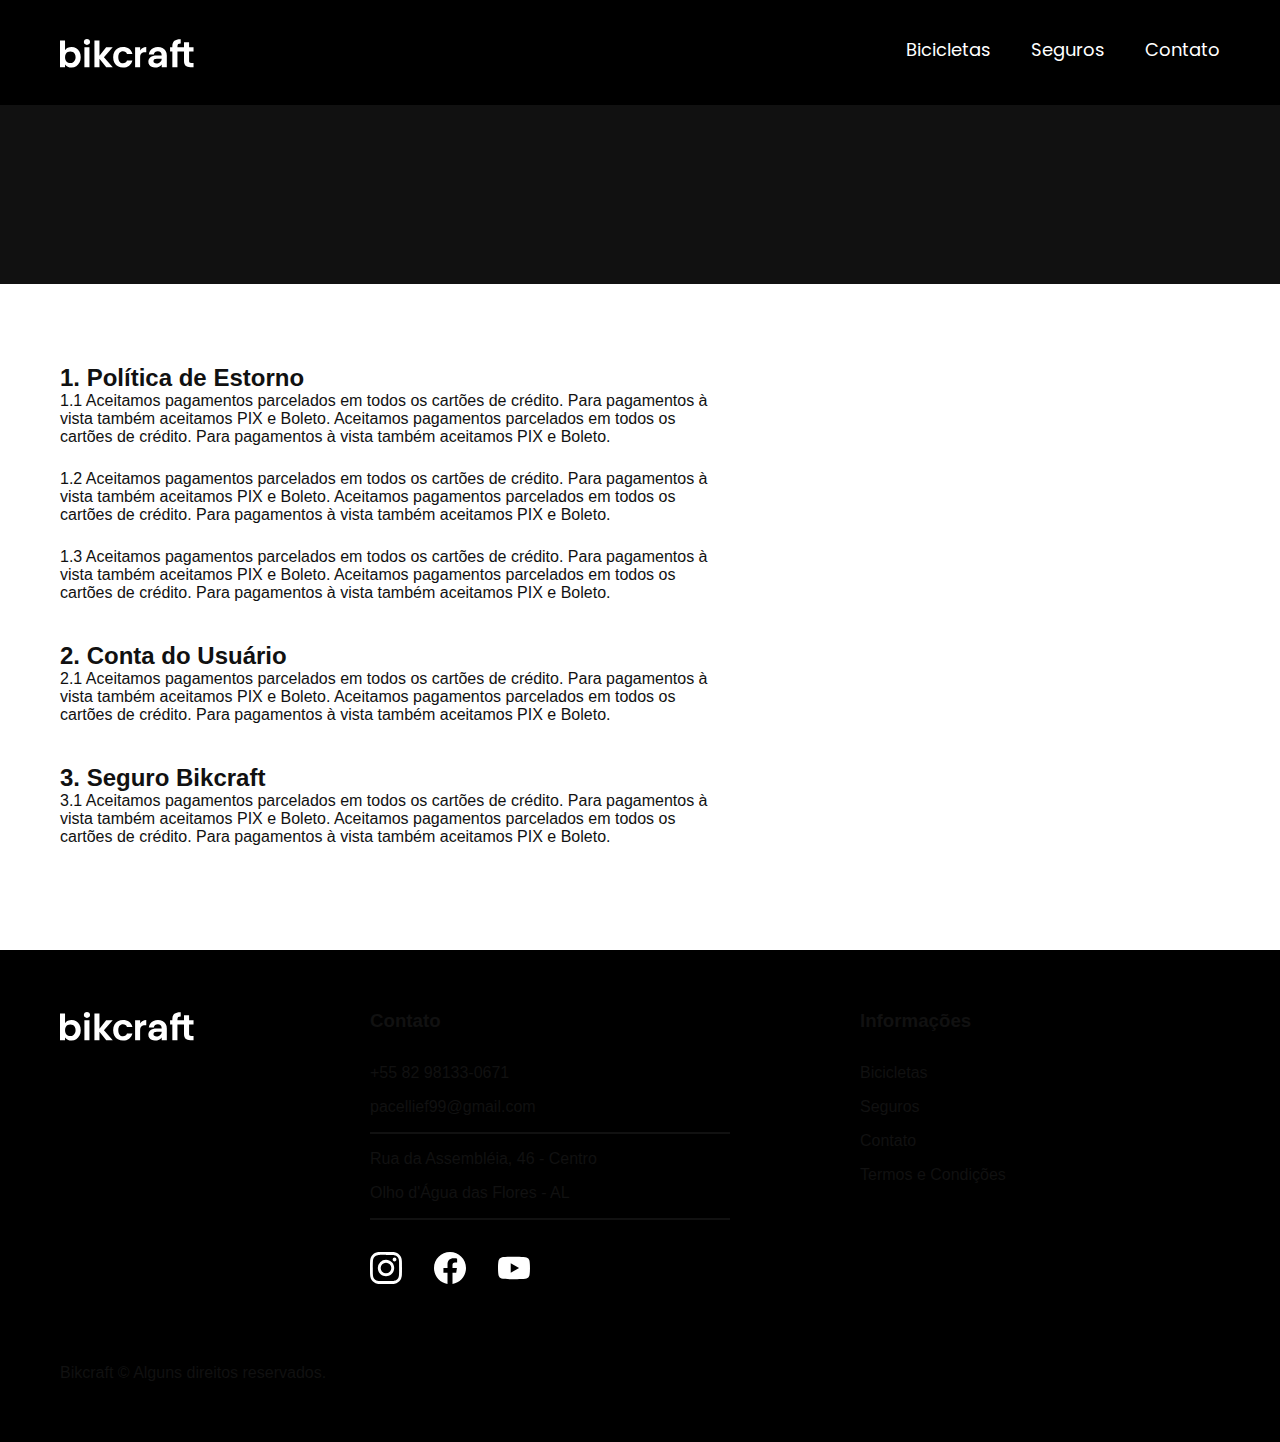
<file: termos.html>
<!DOCTYPE html>
<html lang="pt-br">

<head>
  <meta charset="UTF-8">
  <meta name="viewport" content="width=device-width, initial-scale=1.0">

  <title>Termos e Condições | Bikcraft</title>
  <meta name="description" content="Termos e condições">
  <link rel="stylesheet" href="./css/style.css">


  <link rel="preconnect" href="https://fonts.googleapis.com">
  <link rel="preconnect" href="https://fonts.gstatic.com" crossorigin>
  <link href="https://fonts.googleapis.com/css2?family=Merriweather:ital,wght@1,900&family=Poppins:wght@400;600&family=Roboto:wght@400;500&display=swap" rel="stylesheet">
</head>

<body id="termos">
  <header class="header-bg">
    <div class="header container">
      <a href="./">
        <img src="./img/bikcraft.svg" alt="Bikcraft"> </a>
      <nav aria-label="primaria">
        <ul class="header-menu font-1-m cor-0">
          <li><a href="./bicicletas.html">Bicicletas</a></li>
          <li><a href="./seguros.html">Seguros</a></li>
          <li><a href="./contato.html">Contato</a></li>
        </ul>
      </nav>
    </div>
  </header>

  <main>
    <div class="titulo-bg">
      <div class="titulo container">
        <p class="font-2-l-b cor-5">Termos de uso</p>
        <h1 class="font-1-xxl cor-0">termos e condições<span class="cor-p1">.</span></h1>
      </div>
    </div>

    <div class="termos font-2-s cor-10 container">
      <h2 class="font-1-l cor-11">1. Política de Estorno</h2>
      <p>1.1 Aceitamos pagamentos parcelados em todos os cartões de crédito. Para pagamentos à vista também aceitamos PIX e Boleto. Aceitamos pagamentos parcelados em todos os cartões de crédito. Para pagamentos à vista também aceitamos PIX e Boleto.</p>
      <p>1.2 Aceitamos pagamentos parcelados em todos os cartões de crédito. Para pagamentos à vista também aceitamos PIX e Boleto. Aceitamos pagamentos parcelados em todos os cartões de crédito. Para pagamentos à vista também aceitamos PIX e Boleto.</p>
      <p>1.3 Aceitamos pagamentos parcelados em todos os cartões de crédito. Para pagamentos à vista também aceitamos PIX e Boleto. Aceitamos pagamentos parcelados em todos os cartões de crédito. Para pagamentos à vista também aceitamos PIX e Boleto.</p>
      <h2 class="font-1-l cor-11">2. Conta do Usuário</h2>
      <p>2.1 Aceitamos pagamentos parcelados em todos os cartões de crédito. Para pagamentos à vista também aceitamos PIX e Boleto. Aceitamos pagamentos parcelados em todos os cartões de crédito. Para pagamentos à vista também aceitamos PIX e Boleto.</p>
      <h2 class="font-1-l cor-11">3. Seguro Bikcraft</h2>
      <p>3.1 Aceitamos pagamentos parcelados em todos os cartões de crédito. Para pagamentos à vista também aceitamos PIX e Boleto. Aceitamos pagamentos parcelados em todos os cartões de crédito. Para pagamentos à vista também aceitamos PIX e Boleto.</p>
    </div>
  </main>

  <footer class="footer-bg">
    <div class="footer container">
      <img src="./img/bikcraft.svg" alt="Bikcraft">
      <div class="footer-contato">
        <h3 class="font-2-l-b cor-0">Contato</h3>
        <ul class="font-2-m cor-5">
          <li><a href="tel:+5582981330671">+55 82 98133-0671</a></li>
          <li><a href="mailto:pacellief99@gmail.com">pacellief99@gmail.com</a></li>
          <li>Rua da Assembléia, 46 - Centro</li>
          <li>Olho d'Água das Flores - AL</li>
        </ul>
        <div class="footer-redes">
          <a href="./">
            <img src="./img/redes/instagram.svg" alt="Instagram">
          </a>
          <a href="./">
            <img src="./img/redes/facebook.svg" alt="facebook">
          </a>
          <a href="./">
            <img src="./img/redes/youtube.svg" alt="Youtube">
          </a>
        </div>
      </div>
      <div class="footer-informacoes">
        <h3 class="font-2-l-b cor-0">Informações</h3>
        <nav>
          <ul class="font-1-m cor-5">
            <li><a href="./bicicletas.html">Bicicletas</a></li>
            <li><a href="./seguros.html">Seguros</a></li>
            <li><a href="./contato.html">Contato</a></li>
            <li><a href="./termos.html">Termos e Condições</a></li>
          </ul>
        </nav>
      </div>
      <p class="footer-copy font-2-m cor-6">Bikcraft © Alguns direitos reservados.</p>
    </div>
  </footer>

</body>

</html>
</file>
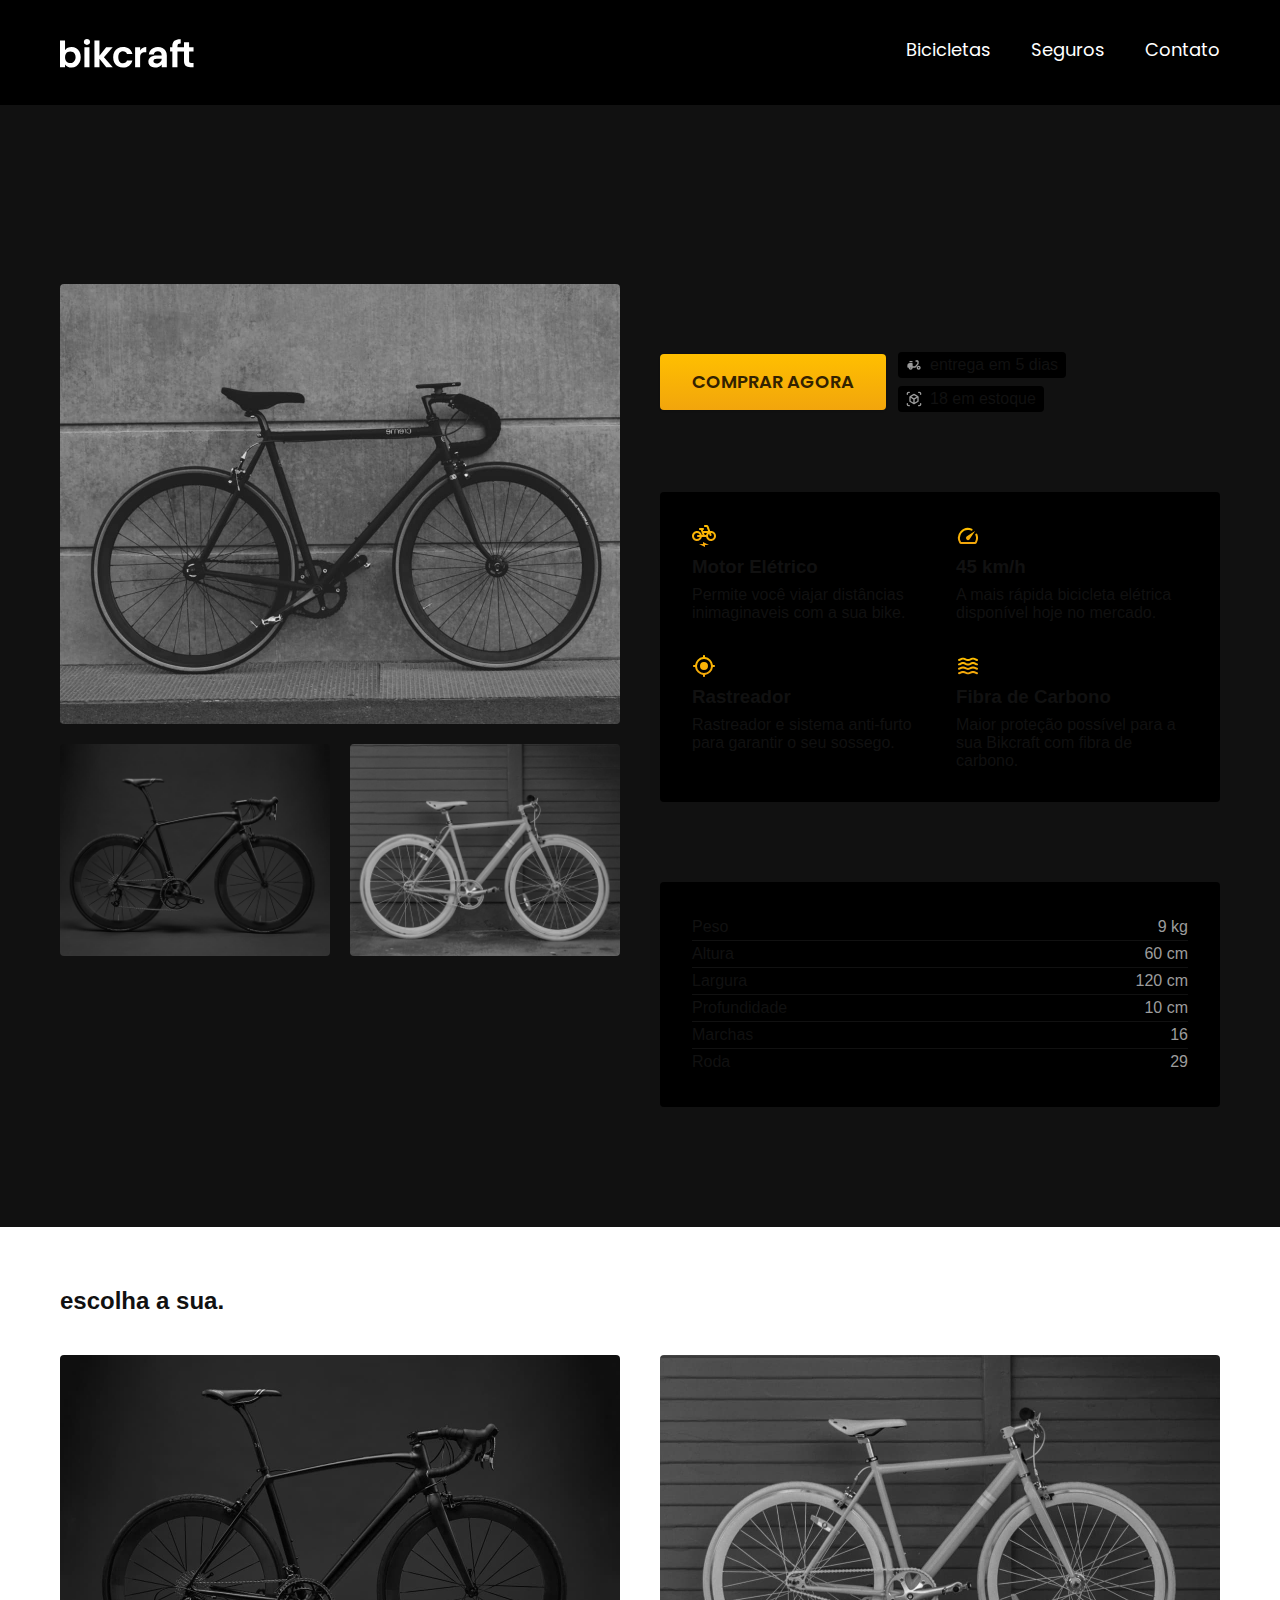
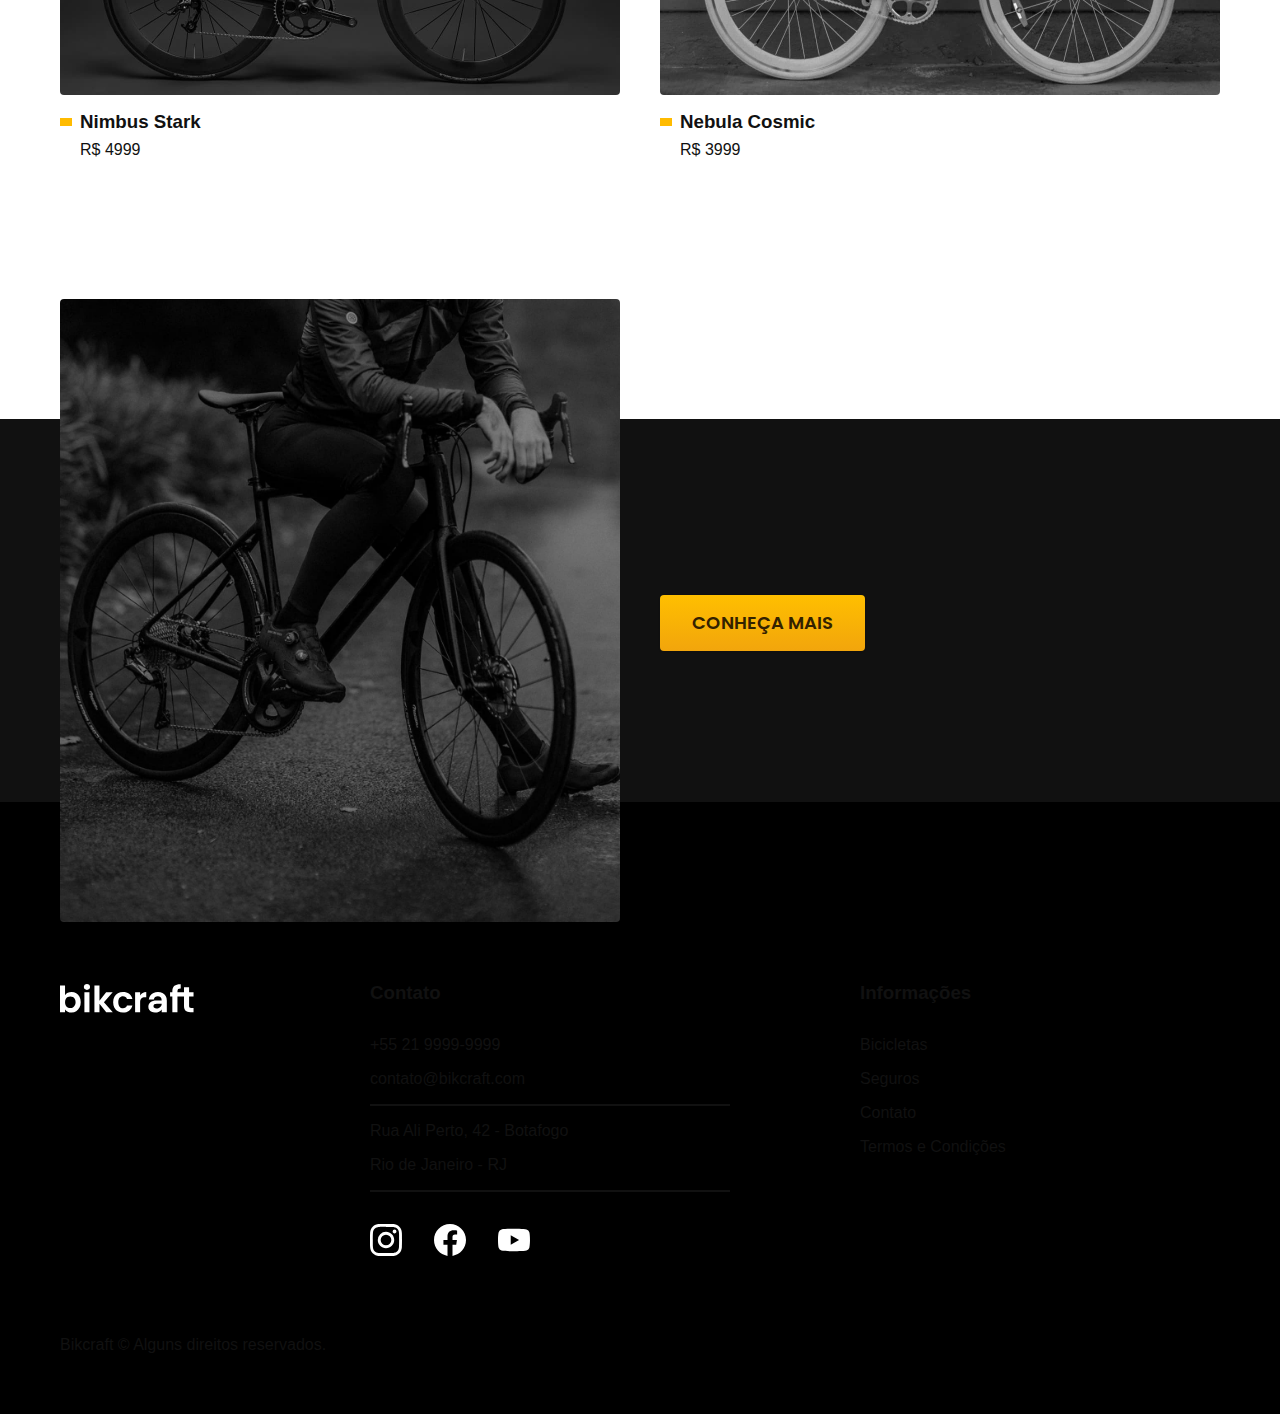
<file: bicicletas/magic.html>
<!DOCTYPE html>
<html lang="pt-br">

<head>
  <meta charset="UTF-8">
  <meta name="viewport" content="width=device-width, initial-scale=1.0">

  <title>Magic | Bikcraft</title>
  <meta name="description" content="Magic.">

  <link rel="stylesheet" href="../css/style.css">

  <link rel="preconnect" href="https://fonts.googleapis.com">
  <link rel="preconnect" href="https://fonts.gstatic.com" crossorigin>
  <link href="https://fonts.googleapis.com/css2?family=Merriweather:ital,wght@1,900&family=Poppins:wght@400;600&family=Roboto:wght@400;500&display=swap" rel="stylesheet">
</head>

<body id="bicicleta">
  <header class="header-bg">
    <div class="header container">
      <a href="../">
        <img src="../img/bikcraft.svg" alt="Bikcraft">
      </a>

      <nav aria-label="primaria">
        <ul class="header-menu font-1-m cor-0">
          <li><a href="../bicicletas.html">Bicicletas</a></li>
          <li><a href="../seguros.html">Seguros</a></li>
          <li><a href="../contato.html">Contato</a></li>
        </ul>
      </nav>
    </div>
  </header>

  <main class="titulo-bg">
    <div>
      <div class="titulo container">
        <p class="font-2-xl cor-5">R$ 2499</p>
        <h1 class="font-1-xxl cor-0">Magic Might<span class="cor-p1">.</span></h1>
      </div>
    </div>
    <div class="bicicleta container">
      <div class="bicicleta-imagens">
        <img src="../img/bicicleta/nimbus2.jpg" alt="">
        <img src="../img/bicicleta/nimbus1.jpg" alt="">
        <img src="../img/bicicleta/nimbus3.jpg" alt="">
      </div>
      <div class="bicicleta-conteudo">
        <p class="font-2-l cor-5">A Magic Might é a melhor Bikcraft já criada pela nossa equipe. Ela vem equipada com os melhores acessórios, o que garante maior velocidade.</p>
        <div class="bicicleta-comprar">
          <a class="botao" href="../orcamento.html">Comprar Agora</a>
          <span class="font-1-xs cor-6"><img src="../img/icones/entrega.svg" alt=""> entrega em 5 dias</span>
          <span class="font-1-xs cor-6"><img src="../img/icones/estoque.svg" alt=""> 18 em estoque</span>
        </div>

        <h2 class="font-1-xs cor-0">Informações</h2>
        <ul class="bicicleta-informacoes">
          <li>
            <img src="../img/icones/eletrica.svg" alt="">
            <h3 class="font-1-m cor-0">Motor Elétrico</h3>
            <p class="font-2-xs cor-5">Permite você viajar distâncias inimaginaveis com a sua bike.</p>
          </li>
          <li>
            <img src="../img/icones/velocidade.svg" alt="">
            <h3 class="font-1-m cor-0">45 km/h</h3>
            <p class="font-2-xs cor-5">A mais rápida bicicleta elétrica disponível hoje no mercado.</p>
          </li>
          <li>
            <img src="../img/icones/rastreador.svg" alt="">
            <h3 class="font-1-m cor-0">Rastreador</h3>
            <p class="font-2-xs cor-5">Rastreador e sistema anti-furto para garantir o seu sossego.</p>
          </li>
          <li>
            <img src="../img/icones/carbono.svg" alt="">
            <h3 class="font-1-m cor-0">Fibra de Carbono</h3>
            <p class="font-2-xs cor-5">Maior proteção possível para a sua Bikcraft com fibra de carbono.</p>
          </li>
        </ul>
        <h2 class="font-1-xs cor-0">Ficha Técnica</h2>
        <ul class="bicicleta-ficha font-2-s cor-4">
          <li>Peso <span>9 kg</span></li>
          <li>Altura <span>60 cm</span></li>
          <li>Largura <span>120 cm</span></li>
          <li>Profundidade <span>10 cm</span></li>
          <li>Marchas <span>16</span></li>
          <li>Roda <span>29</span></li>
        </ul>
      </div>
    </div>
  </main>

  <article class="bicicletas-lista container">
    <h2 class="font-1-xxl">escolha a sua<span class="cor-p1">.</span></h2>

    <ul>
      <li>
        <a href="./nimbus.html">
          <img src="../img/bicicletas/nimbus.jpg" alt="Bicicleta preta">
          <h3 class="font-1-xl">Nimbus Stark</h3>
          <span class="font-2-m cor-8">R$ 4999</span>
        </a>
      </li>
      <li>
        <a href="./nebula.html">
          <img src="../img/bicicletas/nebula.jpg" alt="Bicicleta preta">
          <h3 class="font-1-xl">Nebula Cosmic</h3>
          <span class="font-2-m cor-8">R$ 3999</span>
        </a>
      </li>
    </ul>
  </article>

  <article class="seguro-bg">
    <div class="seguro container">
      <div class="seguro-imagem">
        <img src="../img/fotos/seguros.jpg" alt="Pessoa parada em cima de uma bicicleta.">
      </div>
      <div class="seguro-conteudo">
        <h2 class="font-1-xxl cor-0">Pedale mais tranquilo com o nosso <span class="cor-p1">seguro.</span></h2>
        <p class="font-2-l cor-5">Inscreva-se em um dos planos do nosso seguro Bikcraft e aproveite diversos benefícios.</p>
        <a class="botao" href="../seguros.html">Conheça Mais</a>
      </div>
    </div>
  </article>

  <footer class="footer-bg">
    <div class="footer container">
      <img src="../img/bikcraft.svg" alt="Bikcraft">
      <div class="footer-contato">
        <h3 class="font-2-l-b cor-0">Contato</h3>
        <ul class="font-2-m cor-5">
          <li><a href="tel:+552199999999">+55 21 9999-9999</a></li>
          <li><a href="mailto:contato@bikcraft.com">contato@bikcraft.com</a></li>
          <li>Rua Ali Perto, 42 - Botafogo</li>
          <li>Rio de Janeiro - RJ</li>
        </ul>
        <div class="footer-redes">
          <a href="../">
            <img src="../img/redes/instagram.svg" alt="Instagram">
          </a>
          <a href="../">
            <img src="../img/redes/facebook.svg" alt="Facebook">
          </a>
          <a href="../">
            <img src="../img/redes/youtube.svg" alt="Youtube">
          </a>
        </div>
      </div>
      <div class="footer-informacoes">
        <h3 class="font-2-l-b cor-0">Informações</h3>
        <nav>
          <ul class="font-1-m cor-5">
            <li><a href="../bicicletas.html">Bicicletas</a></li>
            <li><a href="../seguros.html">Seguros</a></li>
            <li><a href="../contato.html">Contato</a></li>
            <li><a href="../termos.html">Termos e Condições</a></li>
          </ul>
        </nav>
      </div>
      <p class="footer-copy font-2-m cor-6">Bikcraft © Alguns direitos reservados.</p>
    </div>
  </footer>
</body>

</html>
</file>
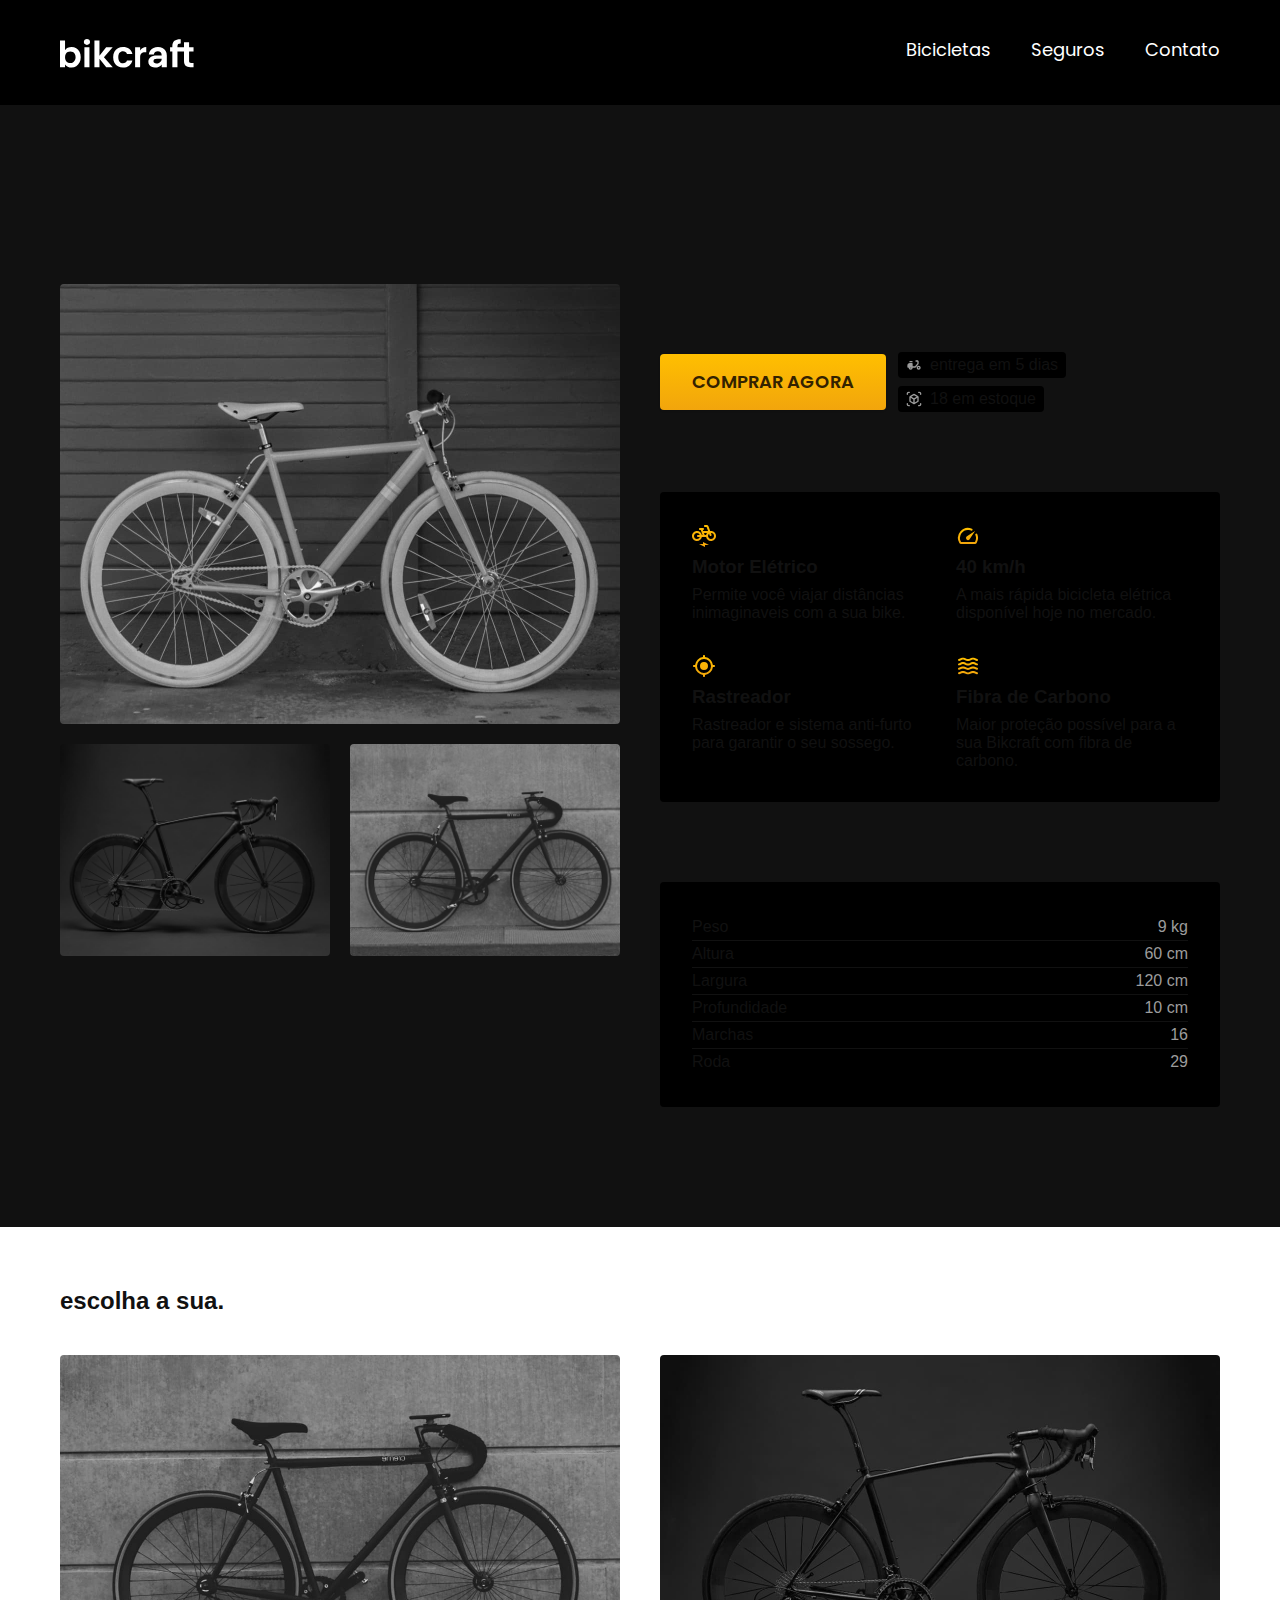
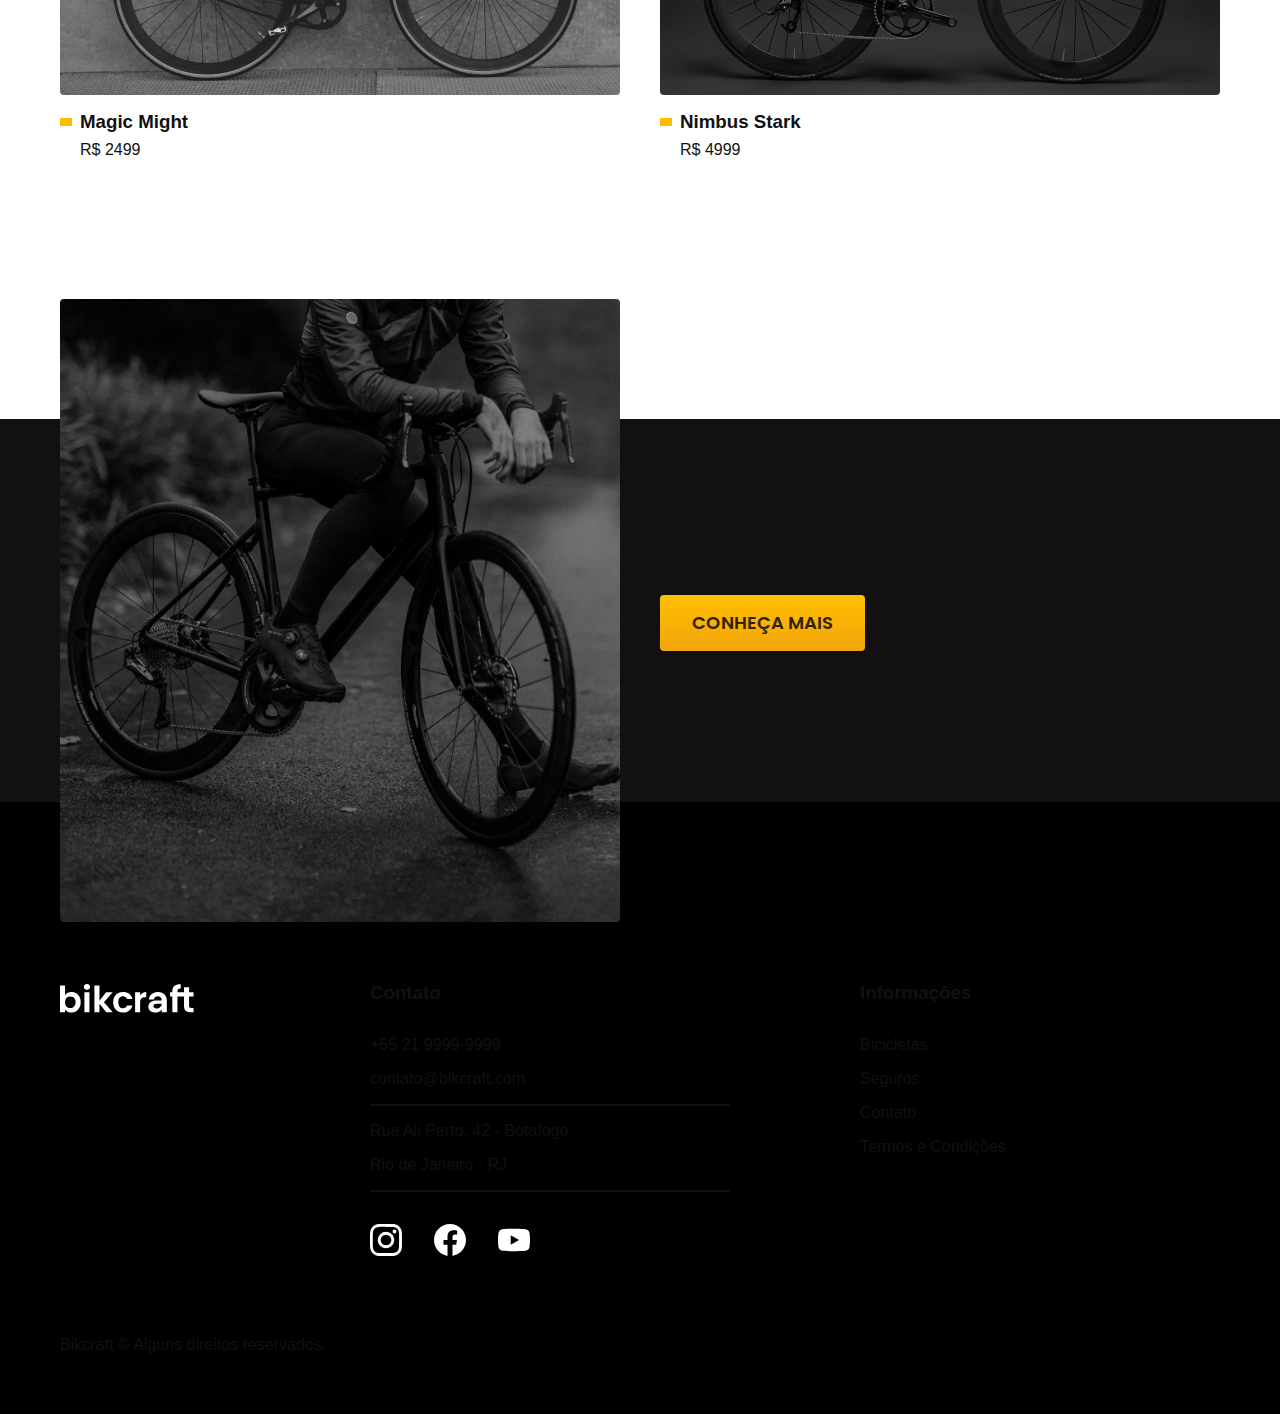
<file: bicicletas/nebula.html>
<!DOCTYPE html>
<html lang="pt-br">

<head>
  <meta charset="UTF-8">
  <meta name="viewport" content="width=device-width, initial-scale=1.0">

  <title>Nebula | Bikcraft</title>
  <meta name="description" content="Nebula.">

  <link rel="stylesheet" href="../css/style.css">


  <link rel="preconnect" href="https://fonts.googleapis.com">
  <link rel="preconnect" href="https://fonts.gstatic.com" crossorigin>
  <link href="https://fonts.googleapis.com/css2?family=Merriweather:ital,wght@1,900&family=Poppins:wght@400;600&family=Roboto:wght@400;500&display=swap" rel="stylesheet">
</head>

<body id="bicicleta">
  <header class="header-bg">
    <div class="header container">
      <a href="../">
        <img src="../img/bikcraft.svg" alt="Bikcraft">
      </a>

      <nav aria-label="primaria">
        <ul class="header-menu font-1-m cor-0">
          <li><a href="../bicicletas.html">Bicicletas</a></li>
          <li><a href="../seguros.html">Seguros</a></li>
          <li><a href="../contato.html">Contato</a></li>
        </ul>
      </nav>
    </div>
  </header>

  <main class="titulo-bg">
    <div>
      <div class="titulo container">
        <p class="font-2-xl cor-5">R$ 3999</p>
        <h1 class="font-1-xxl cor-0">Nebula Cosmic<span class="cor-p1">.</span></h1>
      </div>
    </div>
    <div class="bicicleta container">
      <div class="bicicleta-imagens">
        <img src="../img/bicicleta/nimbus3.jpg" alt="">
        <img src="../img/bicicleta/nimbus1.jpg" alt="">
        <img src="../img/bicicleta/nimbus2.jpg" alt="">
      </div>
      <div class="bicicleta-conteudo">
        <p class="font-2-l cor-5">A Nebula Cosmic é a melhor Bikcraft já criada pela nossa equipe. Ela vem equipada com os melhores acessórios, o que garante maior velocidade.</p>
        <div class="bicicleta-comprar">
          <a class="botao" href="../orcamento.html">Comprar Agora</a>
          <span class="font-1-xs cor-6"><img src="../img/icones/entrega.svg" alt=""> entrega em 5 dias</span>
          <span class="font-1-xs cor-6"><img src="../img/icones/estoque.svg" alt=""> 18 em estoque</span>
        </div>

        <h2 class="font-1-xs cor-0">Informações</h2>
        <ul class="bicicleta-informacoes">
          <li>
            <img src="../img/icones/eletrica.svg" alt="">
            <h3 class="font-1-m cor-0">Motor Elétrico</h3>
            <p class="font-2-xs cor-5">Permite você viajar distâncias inimaginaveis com a sua bike.</p>
          </li>
          <li>
            <img src="../img/icones/velocidade.svg" alt="">
            <h3 class="font-1-m cor-0">40 km/h</h3>
            <p class="font-2-xs cor-5">A mais rápida bicicleta elétrica disponível hoje no mercado.</p>
          </li>
          <li>
            <img src="../img/icones/rastreador.svg" alt="">
            <h3 class="font-1-m cor-0">Rastreador</h3>
            <p class="font-2-xs cor-5">Rastreador e sistema anti-furto para garantir o seu sossego.</p>
          </li>
          <li>
            <img src="../img/icones/carbono.svg" alt="">
            <h3 class="font-1-m cor-0">Fibra de Carbono</h3>
            <p class="font-2-xs cor-5">Maior proteção possível para a sua Bikcraft com fibra de carbono.</p>
          </li>
        </ul>
        <h2 class="font-1-xs cor-0">Ficha Técnica</h2>
        <ul class="bicicleta-ficha font-2-s cor-4">
          <li>Peso <span>9 kg</span></li>
          <li>Altura <span>60 cm</span></li>
          <li>Largura <span>120 cm</span></li>
          <li>Profundidade <span>10 cm</span></li>
          <li>Marchas <span>16</span></li>
          <li>Roda <span>29</span></li>
        </ul>
      </div>
    </div>
  </main>

  <article class="bicicletas-lista container">
    <h2 class="font-1-xxl">escolha a sua<span class="cor-p1">.</span></h2>

    <ul>
      <li>
        <a href="./magic.html">
          <img src="../img/bicicletas/magic.jpg" alt="Bicicleta preta">
          <h3 class="font-1-xl">Magic Might</h3>
          <span class="font-2-m cor-8">R$ 2499</span>
        </a>
      </li>
      <li>
        <a href="./nimbus.html">
          <img src="../img/bicicletas/nimbus.jpg" alt="Bicicleta preta">
          <h3 class="font-1-xl">Nimbus Stark</h3>
          <span class="font-2-m cor-8">R$ 4999</span>
        </a>
      </li>
    </ul>
  </article>

  <article class="seguro-bg">
    <div class="seguro container">
      <div class="seguro-imagem">
        <img src="../img/fotos/seguros.jpg" alt="Pessoa parada em cima de uma bicicleta.">
      </div>
      <div class="seguro-conteudo">
        <h2 class="font-1-xxl cor-0">Pedale mais tranquilo com o nosso <span class="cor-p1">seguro.</span></h2>
        <p class="font-2-l cor-5">Inscreva-se em um dos planos do nosso seguro Bikcraft e aproveite diversos benefícios.</p>
        <a class="botao" href="../seguros.html">Conheça Mais</a>
      </div>
    </div>
  </article>

  <footer class="footer-bg">
    <div class="footer container">
      <img src="../img/bikcraft.svg" alt="Bikcraft">
      <div class="footer-contato">
        <h3 class="font-2-l-b cor-0">Contato</h3>
        <ul class="font-2-m cor-5">
          <li><a href="tel:+552199999999">+55 21 9999-9999</a></li>
          <li><a href="mailto:contato@bikcraft.com">contato@bikcraft.com</a></li>
          <li>Rua Ali Perto, 42 - Botafogo</li>
          <li>Rio de Janeiro - RJ</li>
        </ul>
        <div class="footer-redes">
          <a href="../">
            <img src="../img/redes/instagram.svg" alt="Instagram">
          </a>
          <a href="../">
            <img src="../img/redes/facebook.svg" alt="Facebook">
          </a>
          <a href="../">
            <img src="../img/redes/youtube.svg" alt="Youtube">
          </a>
        </div>
      </div>
      <div class="footer-informacoes">
        <h3 class="font-2-l-b cor-0">Informações</h3>
        <nav>
          <ul class="font-1-m cor-5">
            <li><a href="../bicicletas.html">Bicicletas</a></li>
            <li><a href="../seguros.html">Seguros</a></li>
            <li><a href="../contato.html">Contato</a></li>
            <li><a href="../termos.html">Termos e Condições</a></li>
          </ul>
        </nav>
      </div>
      <p class="footer-copy font-2-m cor-6">Bikcraft © Alguns direitos reservados.</p>
    </div>
  </footer>
</body>

</html>
</file>
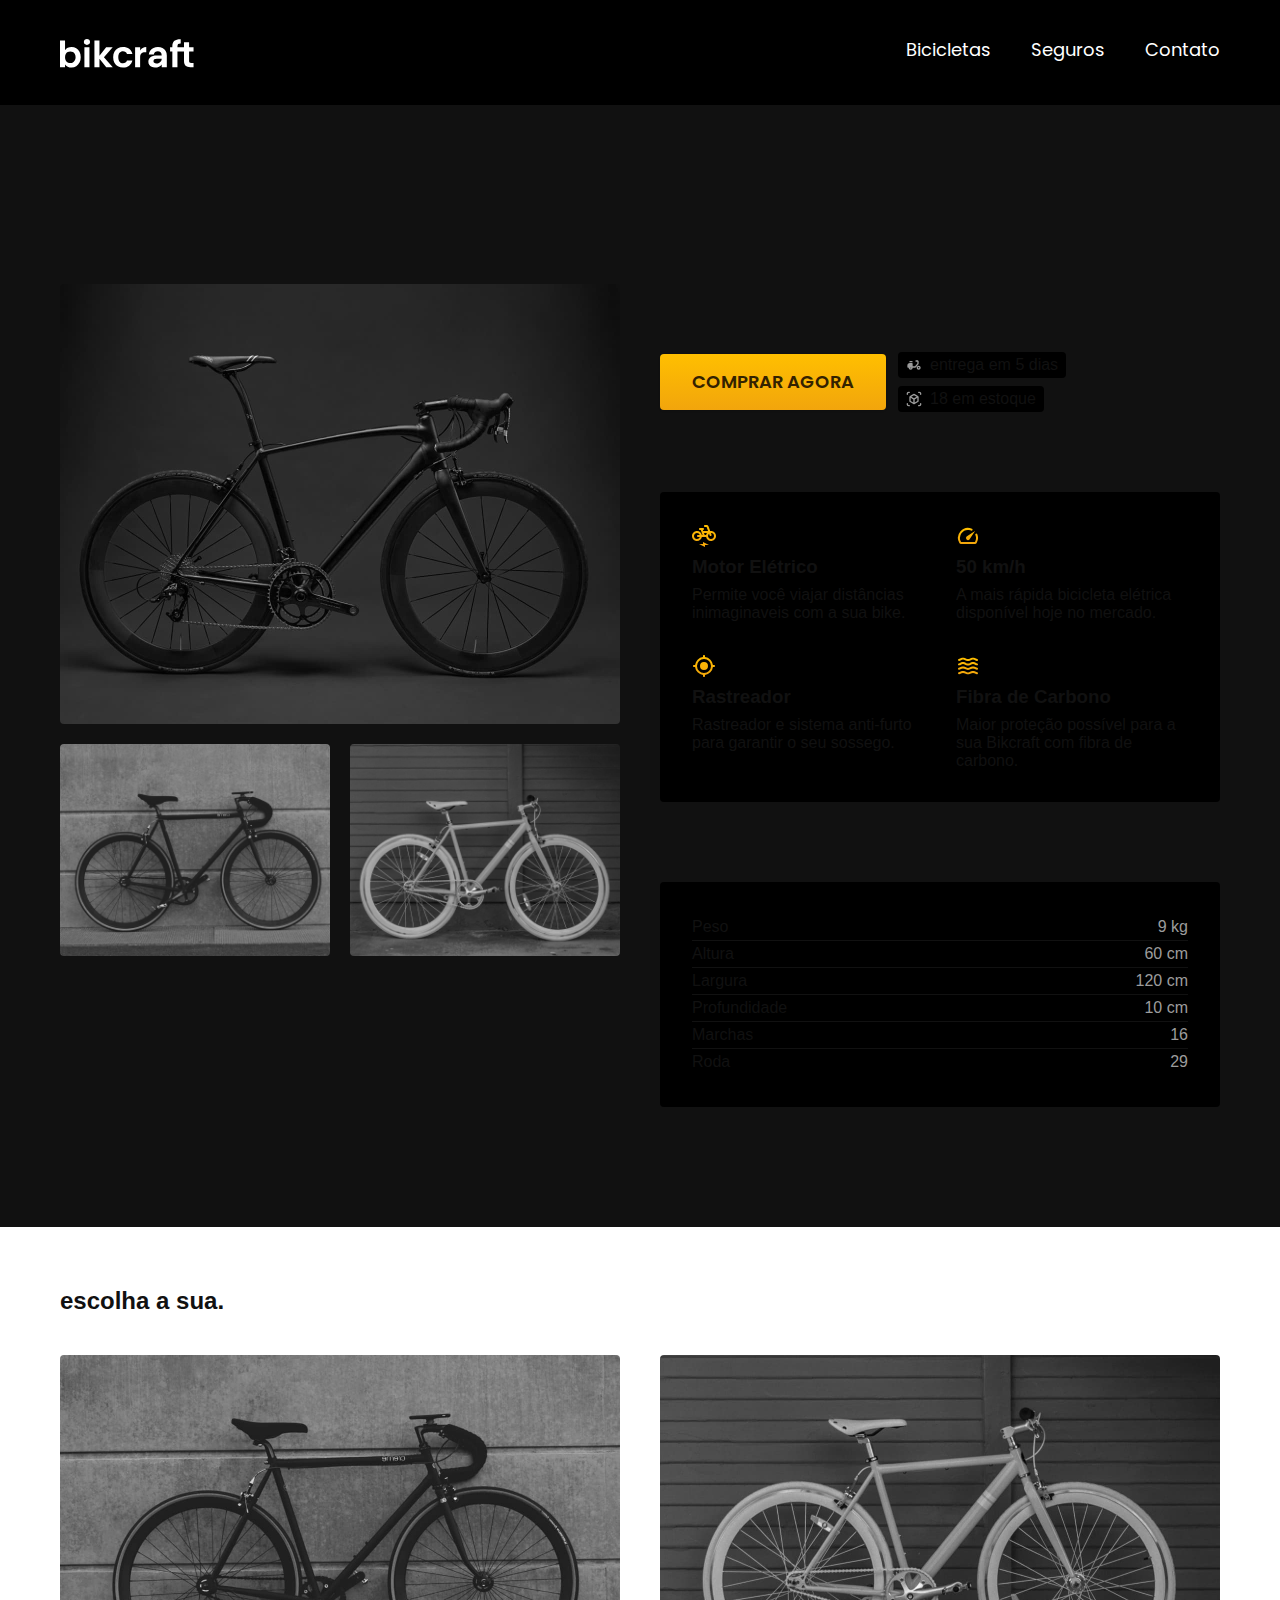
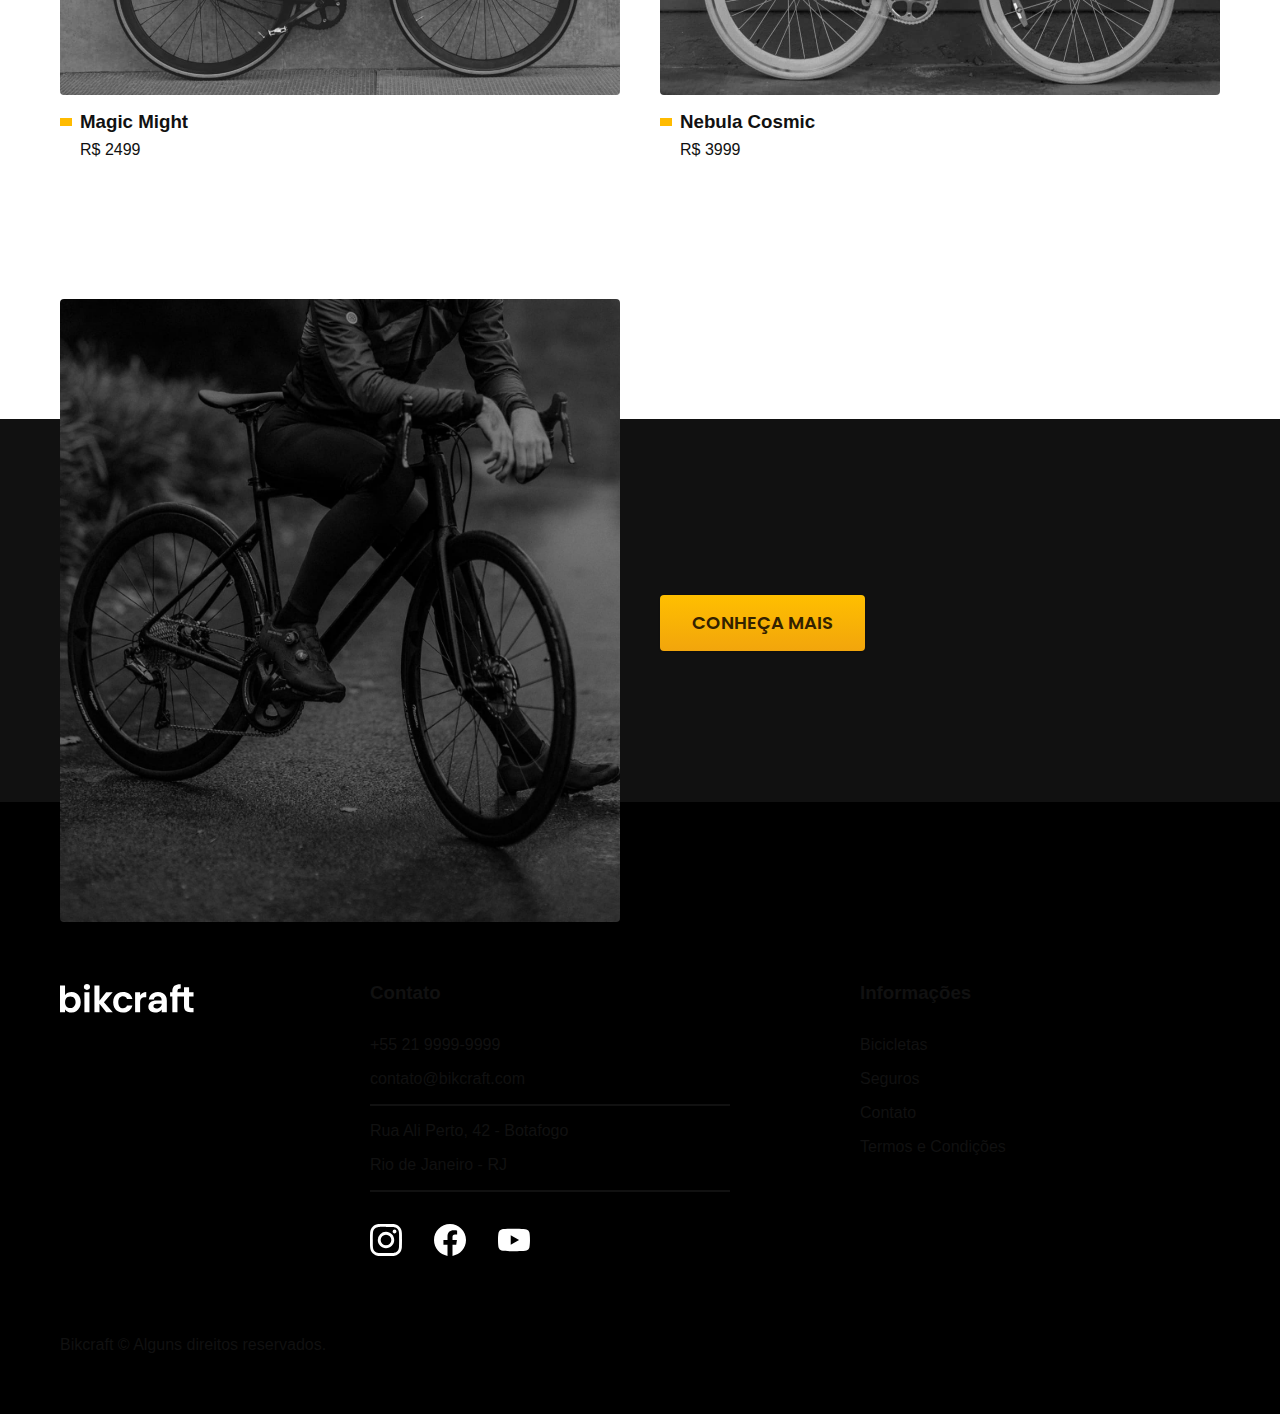
<file: bicicletas/nimbus.html>
<!DOCTYPE html>
<html lang="pt-br">

<head>
  <meta charset="UTF-8">
  <meta name="viewport" content="width=device-width, initial-scale=1.0">

  <title>Nimbus | Bikcraft</title>
  <meta name="description" content="Nimbus.">

  <link rel="stylesheet" href="../css/style.css">

  <link rel="preconnect" href="https://fonts.googleapis.com">
  <link rel="preconnect" href="https://fonts.gstatic.com" crossorigin>
  <link href="https://fonts.googleapis.com/css2?family=Merriweather:ital,wght@1,900&family=Poppins:wght@400;600&family=Roboto:wght@400;500&display=swap" rel="stylesheet">
</head>

<body id="bicicleta">
  <header class="header-bg">
    <div class="header container">
      <a href="../">
        <img src="../img/bikcraft.svg" alt="Bikcraft">
      </a>

      <nav aria-label="primaria">
        <ul class="header-menu font-1-m cor-0">
          <li><a href="../bicicletas.html">Bicicletas</a></li>
          <li><a href="../seguros.html">Seguros</a></li>
          <li><a href="../contato.html">Contato</a></li>
        </ul>
      </nav>
    </div>
  </header>

  <main class="titulo-bg">
    <div>
      <div class="titulo container">
        <p class="font-2-xl cor-5">R$ 4999</p>
        <h1 class="font-1-xxl cor-0">Nimbus Stark<span class="cor-p1">.</span></h1>
      </div>
    </div>
    <div class="bicicleta container">
      <div class="bicicleta-imagens">
        <img src="../img/bicicleta/nimbus1.jpg" alt="">
        <img src="../img/bicicleta/nimbus2.jpg" alt="">
        <img src="../img/bicicleta/nimbus3.jpg" alt="">
      </div>
      <div class="bicicleta-conteudo">
        <p class="font-2-l cor-5">A Nimbus Stark é a melhor Bikcraft já criada pela nossa equipe. Ela vem equipada com os melhores acessórios, o que garante maior velocidade.</p>
        <div class="bicicleta-comprar">
          <a class="botao" href="../orcamento.html">Comprar Agora</a>
          <span class="font-1-xs cor-6"><img src="../img/icones/entrega.svg" alt=""> entrega em 5 dias</span>
          <span class="font-1-xs cor-6"><img src="../img/icones/estoque.svg" alt=""> 18 em estoque</span>
        </div>

        <h2 class="font-1-xs cor-0">Informações</h2>
        <ul class="bicicleta-informacoes">
          <li>
            <img src="../img/icones/eletrica.svg" alt="">
            <h3 class="font-1-m cor-0">Motor Elétrico</h3>
            <p class="font-2-xs cor-5">Permite você viajar distâncias inimaginaveis com a sua bike.</p>
          </li>
          <li>
            <img src="../img/icones/velocidade.svg" alt="">
            <h3 class="font-1-m cor-0">50 km/h</h3>
            <p class="font-2-xs cor-5">A mais rápida bicicleta elétrica disponível hoje no mercado.</p>
          </li>
          <li>
            <img src="../img/icones/rastreador.svg" alt="">
            <h3 class="font-1-m cor-0">Rastreador</h3>
            <p class="font-2-xs cor-5">Rastreador e sistema anti-furto para garantir o seu sossego.</p>
          </li>
          <li>
            <img src="../img/icones/carbono.svg" alt="">
            <h3 class="font-1-m cor-0">Fibra de Carbono</h3>
            <p class="font-2-xs cor-5">Maior proteção possível para a sua Bikcraft com fibra de carbono.</p>
          </li>
        </ul>
        <h2 class="font-1-xs cor-0">Ficha Técnica</h2>
        <ul class="bicicleta-ficha font-2-s cor-4">
          <li>Peso <span>9 kg</span></li>
          <li>Altura <span>60 cm</span></li>
          <li>Largura <span>120 cm</span></li>
          <li>Profundidade <span>10 cm</span></li>
          <li>Marchas <span>16</span></li>
          <li>Roda <span>29</span></li>
        </ul>
      </div>
    </div>
  </main>

  <article class="bicicletas-lista container">
    <h2 class="font-1-xxl">escolha a sua<span class="cor-p1">.</span></h2>

    <ul>
      <li>
        <a href="./magic.html">
          <img src="../img/bicicletas/magic.jpg" alt="Bicicleta preta">
          <h3 class="font-1-xl">Magic Might</h3>
          <span class="font-2-m cor-8">R$ 2499</span>
        </a>
      </li>
      <li>
        <a href="./nebula.html">
          <img src="../img/bicicletas/nebula.jpg" alt="Bicicleta preta">
          <h3 class="font-1-xl">Nebula Cosmic</h3>
          <span class="font-2-m cor-8">R$ 3999</span>
        </a>
      </li>
    </ul>
  </article>

  <article class="seguro-bg">
    <div class="seguro container">
      <div class="seguro-imagem">
        <img src="../img/fotos/seguros.jpg" alt="Pessoa parada em cima de uma bicicleta.">
      </div>
      <div class="seguro-conteudo">
        <h2 class="font-1-xxl cor-0">Pedale mais tranquilo com o nosso <span class="cor-p1">seguro.</span></h2>
        <p class="font-2-l cor-5">Inscreva-se em um dos planos do nosso seguro Bikcraft e aproveite diversos benefícios.</p>
        <a class="botao" href="../seguros.html">Conheça Mais</a>
      </div>
    </div>
  </article>

  <footer class="footer-bg">
    <div class="footer container">
      <img src="../img/bikcraft.svg" alt="Bikcraft">
      <div class="footer-contato">
        <h3 class="font-2-l-b cor-0">Contato</h3>
        <ul class="font-2-m cor-5">
          <li><a href="tel:+552199999999">+55 21 9999-9999</a></li>
          <li><a href="mailto:contato@bikcraft.com">contato@bikcraft.com</a></li>
          <li>Rua Ali Perto, 42 - Botafogo</li>
          <li>Rio de Janeiro - RJ</li>
        </ul>
        <div class="footer-redes">
          <a href="../">
            <img src="../img/redes/instagram.svg" alt="Instagram">
          </a>
          <a href="../">
            <img src="../img/redes/facebook.svg" alt="Facebook">
          </a>
          <a href="../">
            <img src="../img/redes/youtube.svg" alt="Youtube">
          </a>
        </div>
      </div>
      <div class="footer-informacoes">
        <h3 class="font-2-l-b cor-0">Informações</h3>
        <nav>
          <ul class="font-1-m cor-5">
            <li><a href="../bicicletas.html">Bicicletas</a></li>
            <li><a href="../seguros.html">Seguros</a></li>
            <li><a href="../contato.html">Contato</a></li>
            <li><a href="../termos.html">Termos e Condições</a></li>
          </ul>
        </nav>
      </div>
      <p class="footer-copy font-2-m cor-6">Bikcraft © Alguns direitos reservados.</p>
    </div>
  </footer>
</body>

</html>
</file>
<file: css/style.css>
@import "./global/global.css";
@import "./utilidades/tipografia.css";
@import "./utilidades/cores.css";

@import "./global/header.css";
@import "./global/footer.css";

/* Utilidades */
@import "./utilidades/componentes.css";
@import "./utilidades/formulario.css";

/* Home */
@import "./home/introducao.css";
@import "./home/tecnologia.css";
@import "./home/parceiros.css";
@import "./home/depoimento.css";

/* Bicicletas Lista */
@import "./bibicletas/bicicletas-lista.css";
@import "./bibicletas/bicicletas.css";

/* Bicicleta */
@import "./bicicleta/bicicleta.css";
@import "./bicicleta/seguro.css";

/* Seguros */
@import "./seguros/seguros.css";
@import "./seguros/vantagens.css";
@import "./seguros/perguntas.css";

/* Contato */
@import "./contato/contato.css";
@import "./contato/lojas.css";

/* Orçamento */
@import "./orcamento/orcamento.css";

/* Termos */
@import "./termos/termos.css";
</file>
